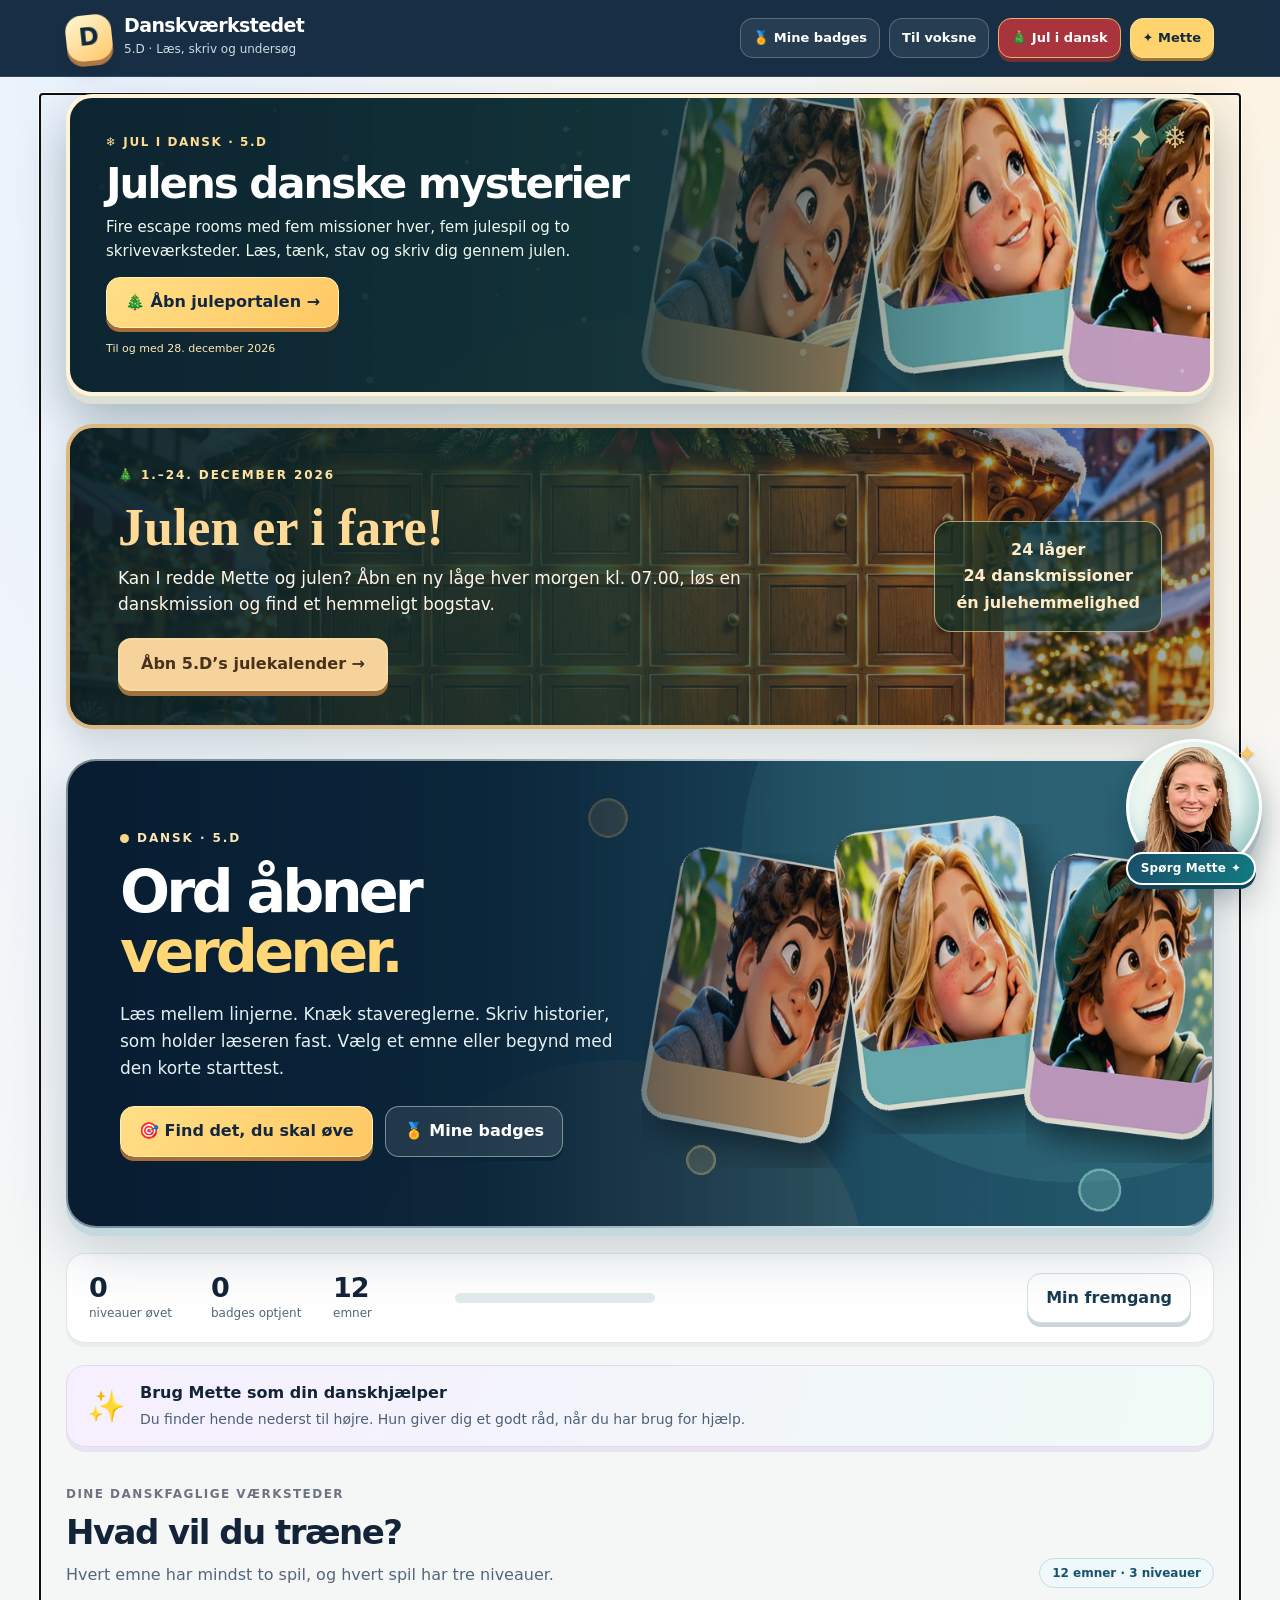
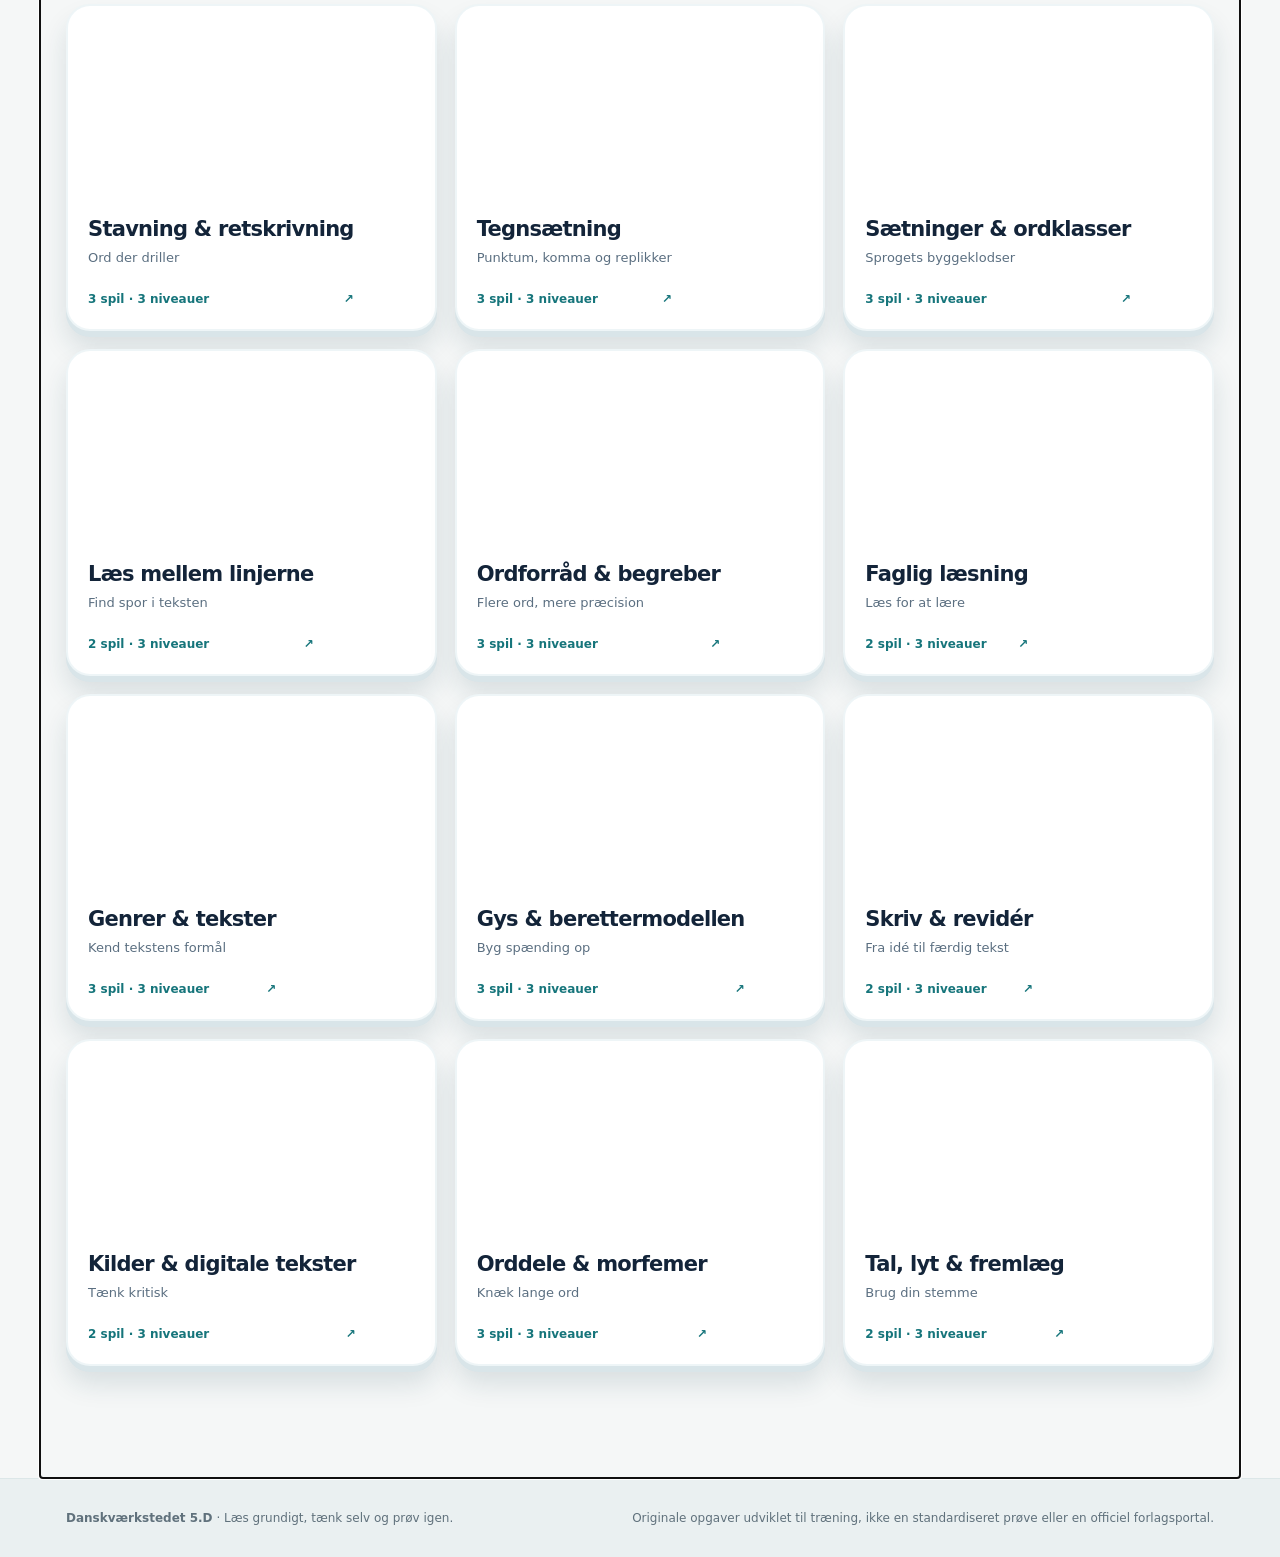
<file: index.html>
<!doctype html>
<html lang="da">
<head>
<meta charset="utf-8">
<meta name="viewport" content="width=device-width,initial-scale=1">
<meta name="theme-color" content="#10283e">
<meta name="description" content="Danskværkstedet til 5.D: Træn læsning, stavning, tegnsætning, grammatik, genrer, skrivning og mundtlig dansk på tre niveauer med Mette som danskhjælper og badges.">
<title>Danskværkstedet · 5.D</title>
<link rel="stylesheet" href="style.css">
<script defer src="data.js"></script>
<script defer src="jul/season.js"></script>
<script defer src="app.js"></script>
</head>
<body>
<a class="skip" href="#main">Gå til indholdet</a>
<header class="site-header"><div class="wrap header-inner">
<button type="button" id="home" class="brand" aria-label="Til forsiden"><span class="brand-mark" aria-hidden="true">D</span><span><strong>Danskværkstedet</strong><small>5.D · Læs, skriv og undersøg</small></span></button>
<div class="nav-actions">
<button class="nav-btn optional" id="nav-progress" type="button">🏅 Mine badges</button>
<button class="nav-btn optional" id="nav-adults" type="button">Til voksne</button>
<a class="nav-btn nav-jul" id="nav-jul" href="jul/" hidden>🎄 Jul i dansk</a>
<button class="nav-btn primary" id="nav-mette" type="button">✦ Mette</button>
</div></div></header>
<main class="main wrap" id="main" tabindex="-1"></main>
<button class="mette-float" id="mette-float" type="button" aria-label="Spørg Mette om et råd" title="Mette · din danskhjælper">
<picture class="mette-avatar-picture"><source media="(prefers-reduced-motion: reduce)" srcset="assets/mette-portraet.webp" type="image/webp"><img class="mette-float-photo" src="assets/mette-original-animeret.gif" alt="Mettes originale portræt med en rolig, animeret bevægelse" width="132" height="132" decoding="async"></picture>
<span class="mette-float-label">Spørg Mette <span aria-hidden="true">✦</span></span>
</button>
<footer class="footer"><div class="wrap footer-grid"><span><b>Danskværkstedet 5.D</b> · Læs grundigt, tænk selv og prøv igen.</span>
<span>Originale opgaver udviklet til træning, ikke en standardiseret prøve eller en officiel forlagsportal.</span></div></footer>
<dialog id="mette-dialog" aria-labelledby="mette-title"><div class="dialog-top"><strong id="mette-title">Mette · din danskhjælper</strong><button type="button" id="close-mette" aria-label="Luk">✕</button></div><div class="dialog-body" id="mette-content"></div></dialog>
<dialog id="adult-dialog" aria-labelledby="adult-title"><div class="dialog-top"><strong id="adult-title">Til voksne</strong><button type="button" id="close-adult" aria-label="Luk">✕</button></div><div class="dialog-body">
<h3>Information til lærere og forældre</h3>
<p>Sådan bruges Danskværkstedet:</p>
<p>Eleven kan begynde med en kort, vejledende starttest eller vælge et emne. Hvert spil findes i tre niveauer. Efter opgaverne får eleven en faglig opsamling med styrker og næste øveskridt. En forkert besvarelse udløser først et fagligt hint, ikke facit.</p>
<p>Starttesten består af ét spørgsmål pr. område. Den kan kun pege på foreløbige øveområder og erstatter ikke lærerens læse- eller staveevaluering.</p>
<p>De mundtlige og skriftlige værksteder bruger elevens selvevaluering. Portalen kan ikke pålideligt vurdere kvaliteten af en fri mundtlig eller skriftlig præstation automatisk. Hvis mikrofonen bruges, optages lyd lokalt i browseren og kan afspilles, men gemmes ikke på en server.</p>
<p>Fremskridt og badges gemmes kun lokalt på enheden. Der er ingen elevlogin eller navnefelter, og besvarelser fra flere elever på samme Chromebook adskilles ikke. Brug »Nulstil fremskridt« på en delt enhed.</p>
<p>Faglig ramme: Dansk efter 6. klassetrin med kompetenceområderne læsning, fremstilling, fortolkning og kommunikation. Opgaveområderne er også valgt ud fra undervisningen i 5.D og Mettes ugeplan, bl.a. Stavevejen, Gys og gru, berettermodellen, genrer og ordforråd. Øvelserne er selvstændigt skrevet og gengiver ikke forlagenes materiale.</p>
<button type="button" id="reset" class="btn" style="background:#fff1eb;color:#953d35;border-color:#e9beb5">Nulstil fremskridt</button>
</div></dialog>
<div class="toast" role="status" id="toast" hidden></div>
</body>
</html>
</file>
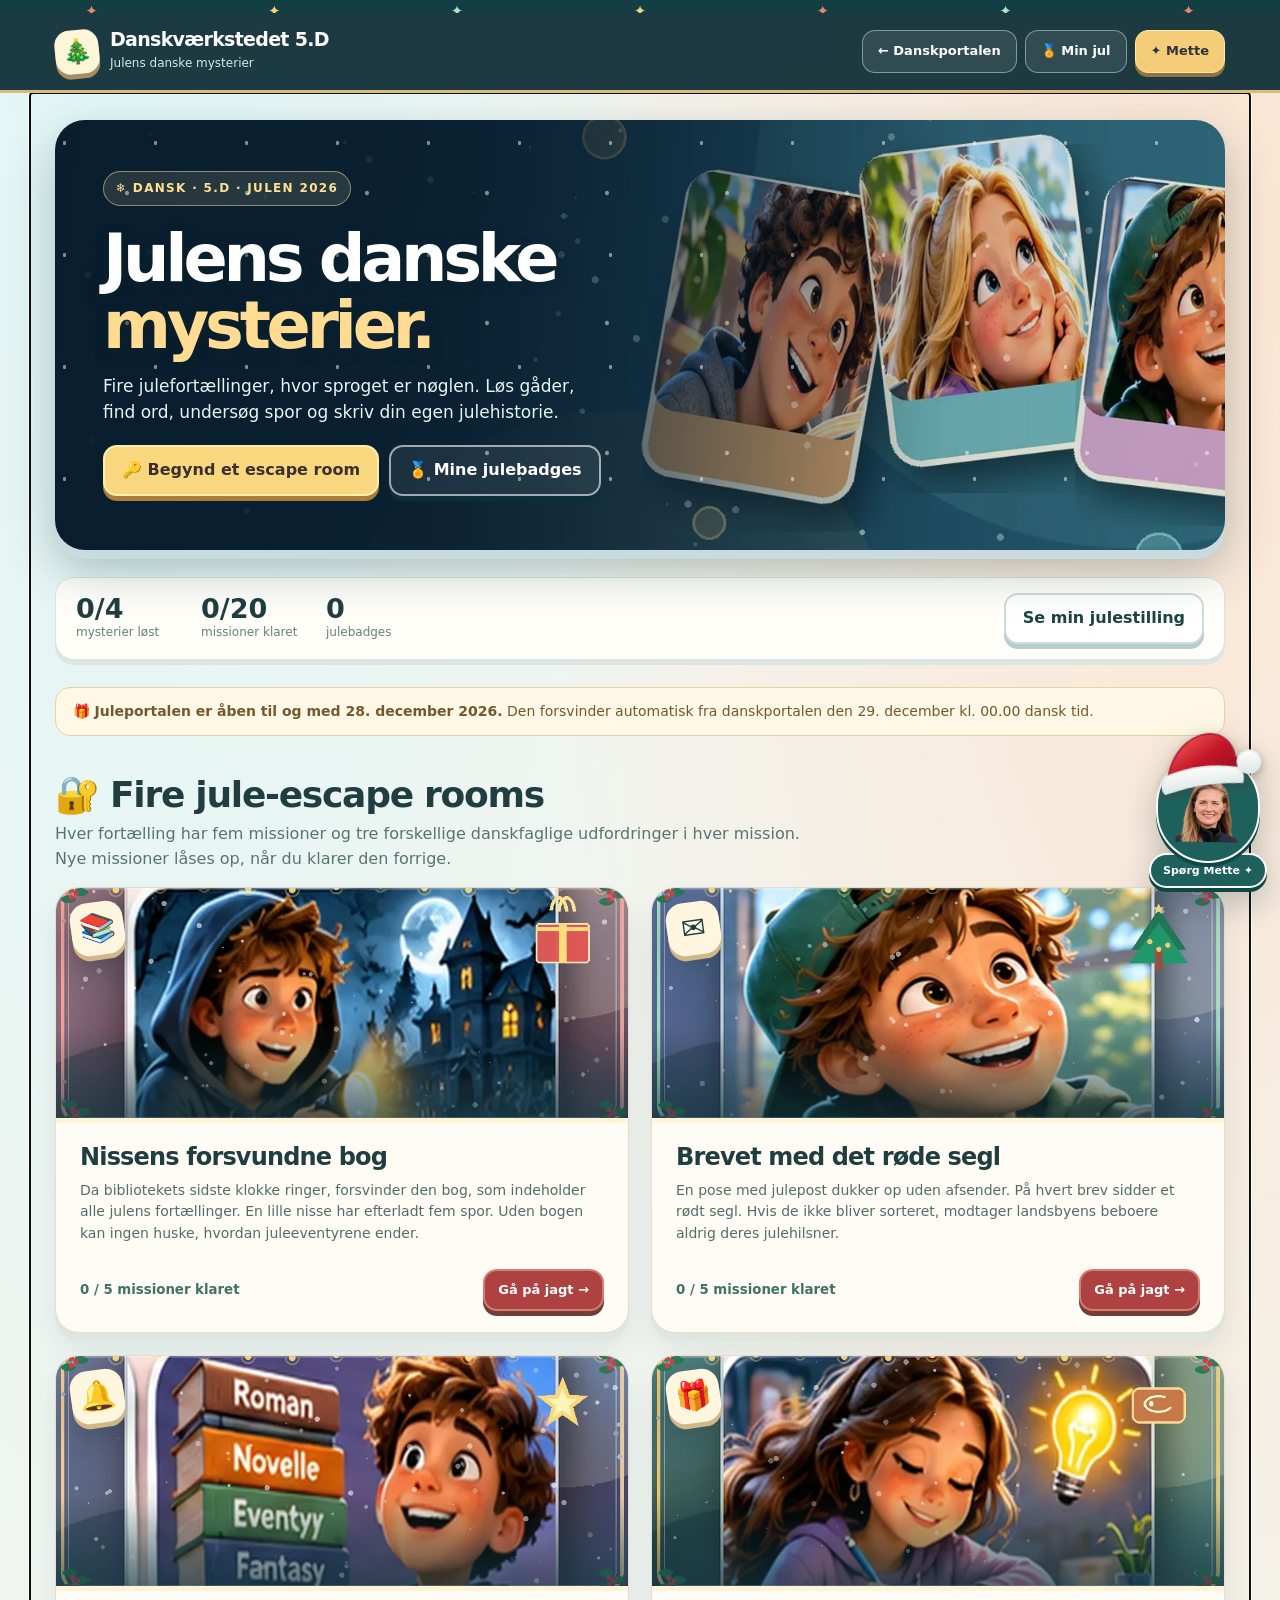
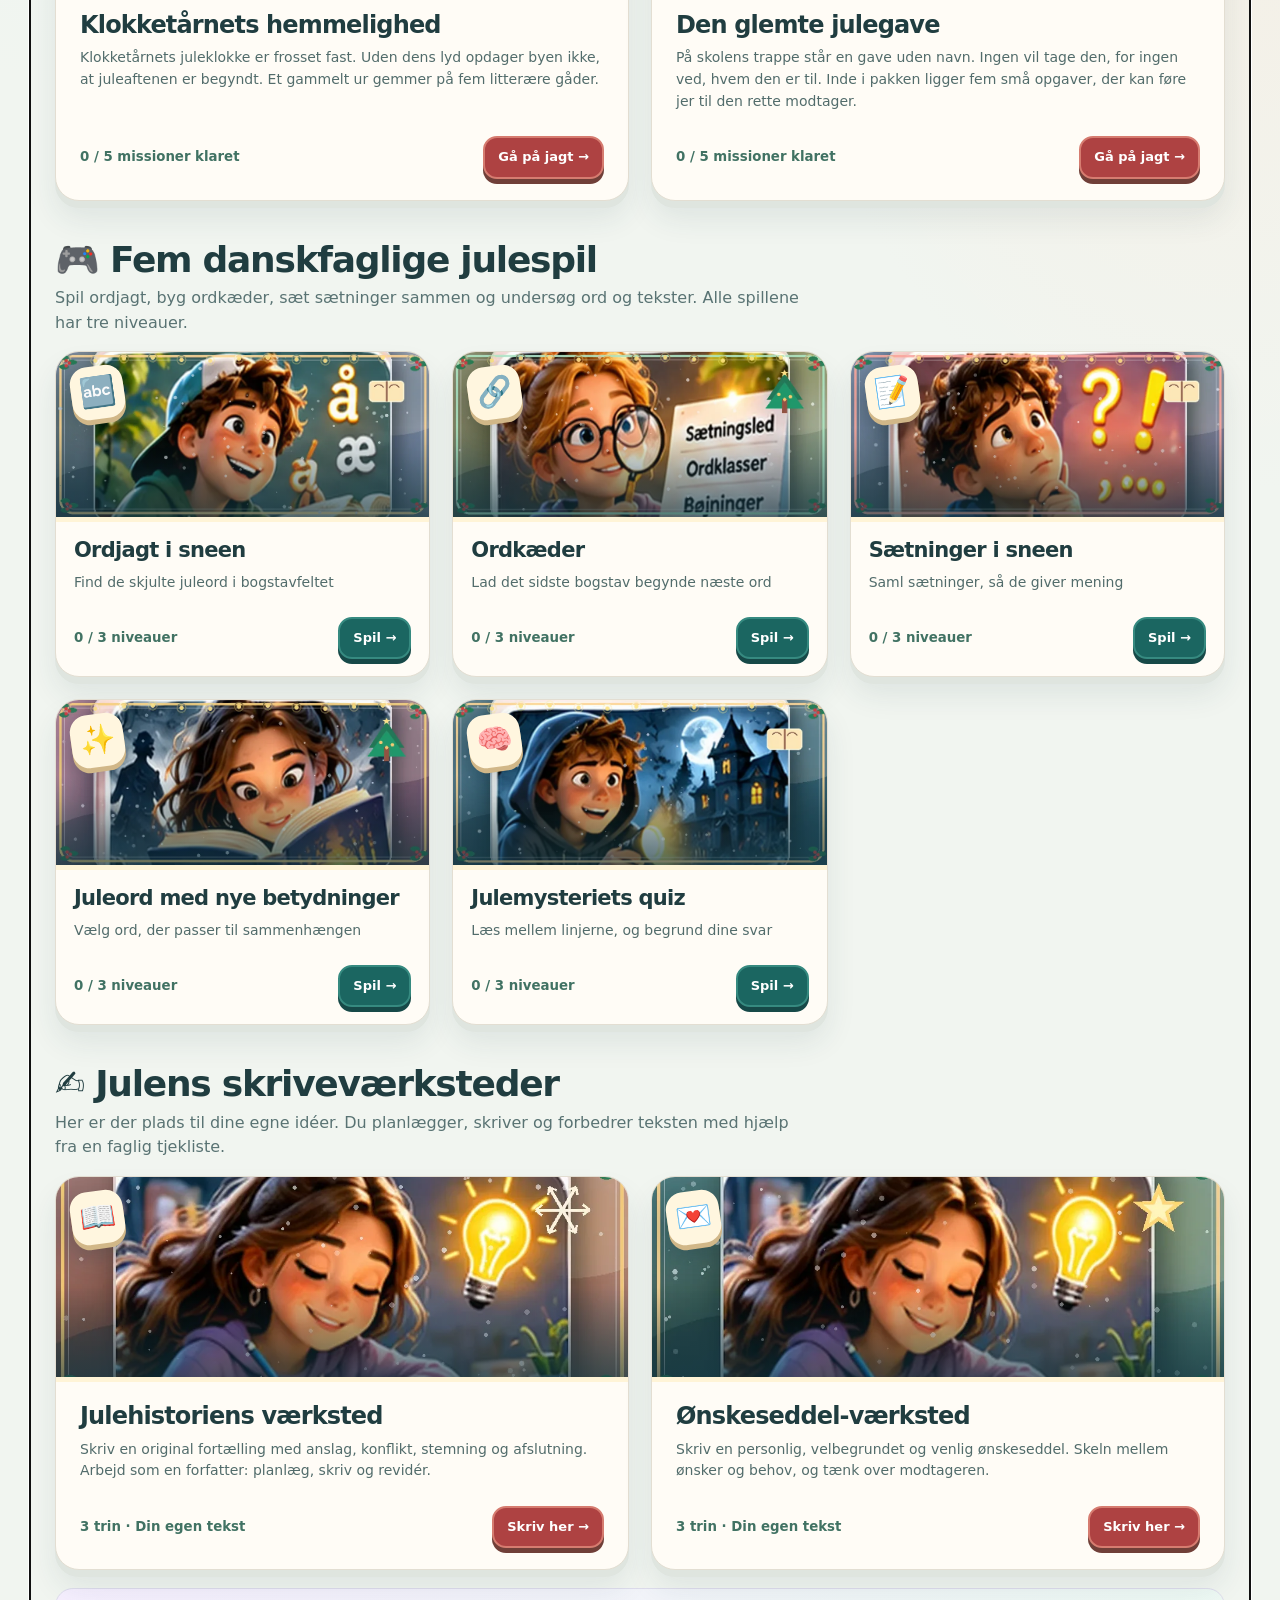
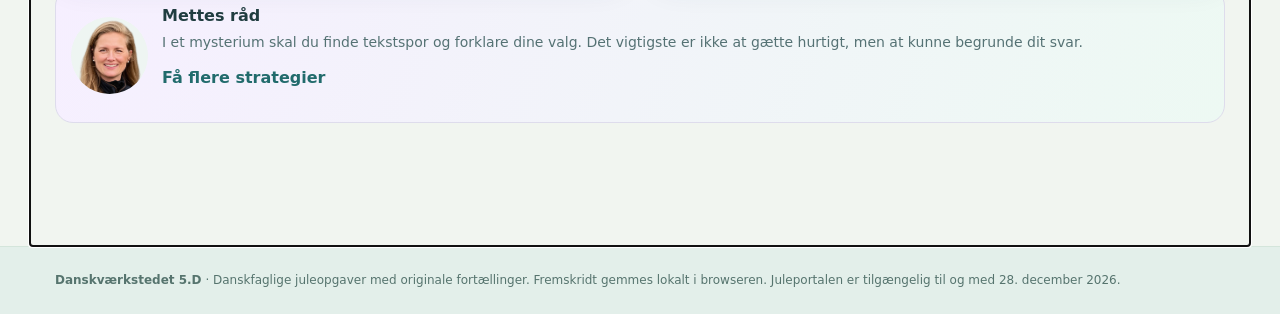
<file: jul/index.html>
<!doctype html>
<html lang="da">
<head>
<meta charset="utf-8">
<meta name="viewport" content="width=device-width,initial-scale=1">
<meta name="color-scheme" content="light">
<meta name="theme-color" content="#183c48">
<meta name="description" content="Julens danske mysterier i Danskværkstedet 5.D: fire jule-escape rooms med fem missioner, fem danskfaglige julespil og to skriveværksteder.">
<title>Julens danske mysterier · Danskværkstedet 5.D</title>
<link rel="stylesheet" href="jul.css">
<script defer src="season.js"></script>
<script defer src="jul-data.js"></script>
<script defer src="jul-app.js"></script>
</head>
<body>
<a class="skip" href="#j-main">Gå til juleuniverset</a>
<div class="light-chain" aria-hidden="true"><span>✦</span><span>✦</span><span>✦</span><span>✦</span><span>✦</span><span>✦</span><span>✦</span></div>
<header class="j-header"><div class="j-wrap nav-layout">
<a class="j-brand" href="../"><span class="logo">🎄</span><span><b>Danskværkstedet 5.D</b><small>Julens danske mysterier</small></span></a>
<nav class="j-nav" aria-label="Hovednavigation"><a href="../" class="j-nav-btn">← Danskportalen</a><button type="button" class="j-nav-btn" data-j="progress">🏅 Min jul</button><button type="button" class="j-nav-btn j-nav-mette" data-j="mette">✦ Mette</button></nav>
</div></header>
<main id="j-main" class="j-wrap j-main" tabindex="-1">
<section class="loading"><h1>Julens danske mysterier</h1><p>Juleuniverset indlæses.</p></section>
</main>
<footer class="j-footer"><div class="j-wrap"><b>Danskværkstedet 5.D</b> · Danskfaglige juleopgaver med originale fortællinger. Fremskridt gemmes lokalt i browseren. Juleportalen er tilgængelig til og med 28. december 2026.</div></footer>
<button class="j-mette-float" type="button" data-j="mette" aria-label="Spørg Mette om et fagligt råd"><span class="j-mette-portrait"><picture><source media="(prefers-reduced-motion: reduce)" srcset="../assets/mette-portraet.webp" type="image/webp"><img src="../assets/mette-original-animeret.gif" alt="" width="90" height="90" decoding="async"></picture><svg class="j-mette-hat" viewBox="0 0 124 78" role="presentation" aria-hidden="true"><defs><linearGradient id="jSantaRed" x1="0" x2="1" y1="0" y2="1"><stop stop-color="#fc6860"/><stop offset=".5" stop-color="#c31427"/><stop offset="1" stop-color="#821124"/></linearGradient><linearGradient id="jSantaSnow" x1="0" x2="0" y1="0" y2="1"><stop stop-color="#fffefa"/><stop offset="1" stop-color="#dbe7e8"/></linearGradient></defs><path d="M17 51 C28 15 56 2 76 8 C89 12 95 25 95 35 C97 39 104 42 110 40 C110 52 101 57 90 52 C72 47 45 52 17 58 Z" fill="url(#jSantaRed)" stroke="#ae2234" stroke-width="2"/><path d="M14 49 Q54 37 96 48 Q104 54 100 65 Q56 58 12 68 Q6 60 14 49Z" fill="url(#jSantaSnow)" stroke="#e1e9e9" stroke-width="2"/><circle cx="110" cy="43" r="13" fill="url(#jSantaSnow)" stroke="#e1e9e9" stroke-width="2"/></svg></span><span>Spørg Mette ✦</span></button>
<dialog id="j-mette-dialog" class="j-dialog" aria-labelledby="j-mette-title"><div class="j-dialog-top"><strong id="j-mette-title">Mette · din danskhjælper</strong><button type="button" data-j="mette-close" aria-label="Luk vindue">✕</button></div><div class="j-dialog-inner" id="j-mette-content"></div></dialog>
<div id="j-toast" role="status" class="j-toast" hidden></div>
</body>
</html>
</file>
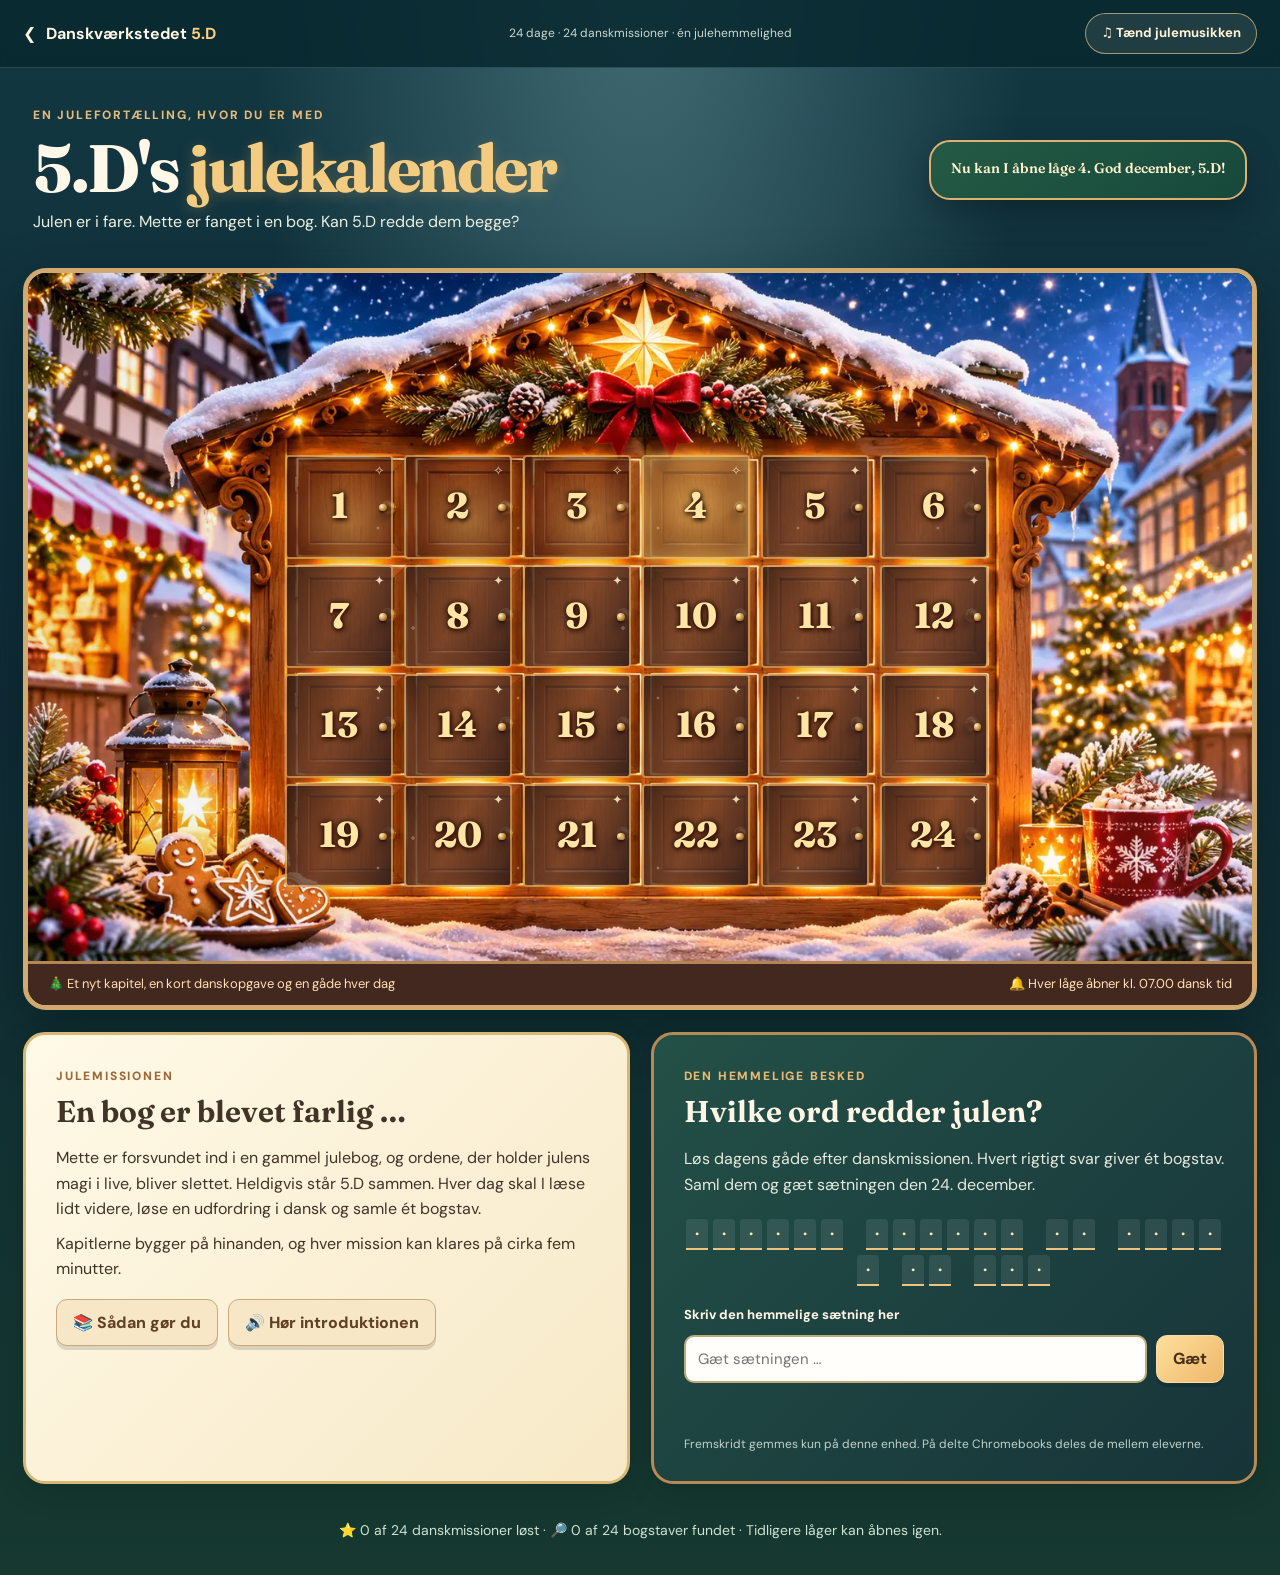
<file: julekalender/index.html>
<!doctype html>
<html lang="da">
<head>
<meta charset="utf-8">
<meta name="viewport" content="width=device-width, initial-scale=1">
<meta name="theme-color" content="#1a3638">
<meta name="description" content="5.D's julekalender: 24 små danske julemissioner, en fortsat fortælling om at redde Mette og julen, gåder og en hemmelig sætning.">
<title>Julen i fare! · 5.D's julekalender</title>
<link rel="stylesheet" href="calendar.css">
<script defer src="content.js"></script>
<script defer src="tasks-v2.js"></script>
<script defer src="calendar.js"></script>
</head>
<body>
<a class="skip-link" href="#calendar-main">Gå til julekalenderen</a>
<header class="sitebar"><div class="page-width sitebar-inner"><a class="sitebrand" href="../">❮ <span>Danskværkstedet <strong>5.D</strong></span></a><span class="sitebar-note">24 dage · 24 danskmissioner · én julehemmelighed</span><button type="button" id="music-switch" class="music-switch" aria-pressed="false">♫ Tænd julemusikken</button></div></header>
<main class="page-width" id="calendar-main">
 <section class="masthead" aria-labelledby="advent-title">
  <div><span class="eyebrow">En julefortælling, hvor DU er med</span><h1 id="advent-title">5.D's <em>julekalender</em></h1><p>Julen er i fare. Mette er fanget i en bog. Kan 5.D redde dem begge?</p></div>
  <div id="countdown" class="countdown" aria-live="off">
   <span id="countdown-caption">Første låge åbner 1. december kl. 07.00</span>
   <div class="countdown-values" aria-label="Nedtælling til første låge">
    <div><strong id="days">–</strong><small>dage</small></div><div><strong id="hours">–</strong><small>timer</small></div><div><strong id="minutes">–</strong><small>min.</small></div><div><strong id="seconds">–</strong><small>sek.</small></div>
   </div>
  </div>
 </section>
 <section aria-label="Julehus med 24 låger" class="advent-box">
  <div class="scene" id="calendar-scene"><div class="scene-shine" aria-hidden="true"></div><div class="door-grid" id="doors"></div><div class="snow-overlay" id="snow" aria-hidden="true"></div></div>
  <div class="under-scene"><span>🎄 Et nyt kapitel, en kort danskopgave og en gåde hver dag</span><span>🔔 Hver låge åbner kl. 07.00 dansk tid</span></div>
 </section>
 <div class="lower-grid">
  <section class="mission parchment"><span class="eyebrow">Julemissionen</span><h2>En bog er blevet farlig …</h2><p>Mette er forsvundet ind i en gammel julebog, og ordene, der holder julens magi i live, bliver slettet. Heldigvis står 5.D sammen. Hver dag skal I læse lidt videre, løse en udfordring i dansk og samle ét bogstav.</p><p>Kapitlerne bygger på hinanden, og hver mission kan klares på cirka fem minutter.</p><div class="mission-actions"><button class="button secondary" id="how-button" type="button">📚 Sådan gør du</button><button class="button secondary" id="read-aloud-button" type="button">🔊 Hør introduktionen</button></div></section>
  <section class="secret-panel" aria-labelledby="secret-title"><span class="eyebrow">Den hemmelige besked</span><h2 id="secret-title">Hvilke ord redder julen?</h2><p>Løs dagens gåde efter danskmissionen. Hvert rigtigt svar giver ét bogstav. Saml dem og gæt sætningen den 24. december.</p><div class="letters" id="letters" aria-label="De bogstaver, I har fundet"></div><form id="guess-form" autocomplete="off"><label for="guess">Skriv den hemmelige sætning her</label><div class="guess-row"><input id="guess" type="text" placeholder="Gæt sætningen …" maxlength="80" autocomplete="off" spellcheck="false"><button class="button gold" type="submit">Gæt</button></div></form><p class="guess-feedback" id="guess-feedback" role="status"></p><p class="hint-privacy">Fremskridt gemmes kun på denne enhed. På delte Chromebooks deles de mellem eleverne.</p></section>
 </div>
 <div class="progress-foot" id="progress-foot" role="status" aria-live="polite">❄️ Kalenderen gør sig klar til jul.</div>
</main>
<dialog id="door-dialog" class="door-dialog" aria-labelledby="dialog-title"><div class="dialog-header"><span class="dialog-date" id="dialog-date"></span><button type="button" id="close-dialog" class="dialog-close" aria-label="Luk lågen">✕</button></div><div class="dialog-scroll"><div class="illustration" id="illustration"><div class="illustration-sparkle"></div><span class="illustration-icon" id="illustration-icon" aria-hidden="true">🎄</span></div><span class="dialog-kicker" id="dialog-kicker"></span><h2 id="dialog-title"></h2><div id="dialog-content"></div></div></dialog>
<div id="toast" class="toast" role="status" hidden></div>
</body></html>
</file>
<file: style.css>
:root{--ink:#132439;--muted:#53667b;--paper:#fffef9;--cream:#f3f6f5;--line:#dfe6e7;--navy:#10283e;--mint:#d8f1e8;--teal:#087d78;--yellow:#ffda78;--coral:#f6a68e;--purple:#9680c9;--shadow:0 22px 60px rgba(20,47,60,.12);font-synthesis:none}
*{box-sizing:border-box}html{scroll-behavior:auto;overflow-anchor:none}body{margin:0;background:radial-gradient(ellipse at 10% 4%,#e8f1fd 0,transparent 27%),radial-gradient(ellipse at 90% 1%,#fff1db 0,transparent 22%),#f5f7f7;font-family:system-ui,-apple-system,"Segoe UI",sans-serif;color:var(--ink);line-height:1.55}button,input,textarea,select{font:inherit}button{cursor:pointer}button:disabled{cursor:not-allowed;opacity:.6}img{max-width:100%}a{color:#0a6b76}a:focus-visible,button:focus-visible,input:focus-visible,textarea:focus-visible{outline:3px solid #dc844d;outline-offset:3px}.sr{position:absolute;width:1px;height:1px;overflow:hidden;clip:rect(0,0,0,0)}.skip{position:absolute;left:-9999px;top:10px;z-index:100;background:white;padding:10px}.skip:focus{left:10px}.wrap{max-width:1200px;padding:0 26px;margin:auto}.site-header{position:sticky;top:0;z-index:40;background:rgba(16,40,62,.97);color:white;border-bottom:1px solid #ffffff1c;backdrop-filter:blur(18px)}.header-inner{display:flex;align-items:center;gap:20px;justify-content:space-between;min-height:76px}.brand{display:flex;align-items:center;gap:12px;background:none;border:0;color:white;padding:0;text-align:left}.brand-mark{width:46px;height:46px;border-radius:16px;background:linear-gradient(150deg,#fff8d3,#ffc768);color:#10293d;font-size:24px;font-weight:900;display:grid;place-items:center;box-shadow:0 5px 0 #ae7744,0 11px 18px #0002;transform:rotate(-6deg)}.brand strong{display:block;font-size:19px;letter-spacing:-.6px;line-height:1.1}.brand small{font-size:12px;color:#cbdce5}.nav-actions{display:flex;align-items:center;gap:9px;flex-wrap:wrap}.nav-btn{background:#ffffff12;border:1px solid #ffffff3b;color:white;border-radius:13px;padding:9px 12px;font-size:13px;font-weight:700}.nav-btn:hover{background:#ffffff2c}.nav-btn.primary{background:#ffd36e;color:#122b3a;border-color:#fbe0a4;box-shadow:0 3px 0 #a87427}.main{padding-bottom:70px}.hero{position:relative;display:grid;grid-template-columns:1.1fr .9fr;min-height:440px;border-radius:30px;overflow:hidden;margin:30px 0 25px;isolation:isolate;background:linear-gradient(121deg,#142c46 0%,#1a5570 75%,#29798a);box-shadow:0 9px 0 #cad9dd,0 28px 54px #19344f23;color:white}.hero:before{content:"";position:absolute;inset:0;z-index:-1;background:radial-gradient(circle at 86% 40%,#60c3c640 0,transparent 31%),radial-gradient(circle at 61% 94%,#f4cb7b33 0,transparent 37%)}.hero-copy{padding:55px 0 52px 55px;z-index:2}.eyebrow{display:inline-flex;align-items:center;gap:8px;font-size:12px;text-transform:uppercase;letter-spacing:.16em;font-weight:900;color:#fbe6b1}.eyebrow:before{content:"";width:9px;height:9px;background:#f4d884;border-radius:50%}.hero h1{font-size:clamp(42px,5vw,66px);line-height:1.01;letter-spacing:-.065em;max-width:600px;margin:17px 0}.hero h1 em{font-style:normal;color:#ffd777}.hero p{font-size:18px;color:#e3f0f4;max-width:530px;line-height:1.6;margin:0 0 24px}.hero-actions{display:flex;flex-wrap:wrap;gap:12px}.btn{display:inline-flex;align-items:center;justify-content:center;gap:9px;padding:12px 18px;border-radius:14px;border:1px solid #cee3e6;background:white;color:#173c4f;font-weight:800;box-shadow:0 4px 0 #cbd6d7;text-decoration:none;min-height:48px}.btn:hover{transform:translateY(-2px);box-shadow:0 6px 0 #cbd6d7}.btn.primary{background:linear-gradient(135deg,#ffdf88,#ffc863);color:#13283f;border-color:#fff1b6;box-shadow:0 4px 0 #a76d34}.btn.dark{background:#135b66;color:white;box-shadow:0 4px 0 #17434b;border-color:#1c7480}.btn.ghost{background:#ffffff18;border-color:#ffffff6b;color:white;box-shadow:0 4px 0 #072635}.btn:disabled{opacity:.52}.hero-sculpture{position:relative;min-height:430px;perspective:900px;overflow:hidden}.halo{position:absolute;width:385px;height:385px;border-radius:50%;top:30px;right:35px;background:radial-gradient(circle at 40% 35%,#fff4d5,#ffc982 50%,#ce824f 99%);box-shadow:inset -20px -25px 40px #814e3255,0 30px 100px #071c32aa}.book3d{position:absolute;right:118px;top:103px;width:210px;height:257px;background:linear-gradient(100deg,#2b5187 0%,#3f78b7 65%,#1b4875);border:9px solid #5fa4d5;border-left:22px solid #1a487b;border-radius:12px 20px 20px 12px;transform:rotate(-19deg) rotateY(-18deg);box-shadow:19px 19px 0 #e9dbc2,25px 25px 0 #1e405d,38px 54px 42px #0b2d3c7d;display:grid;place-items:center}.book3d:before{content:"D";font-family:Georgia,serif;font-size:132px;color:#ffe1a5;text-shadow:0 6px 0 #d29c4d}.book3d:after{content:"DANSK · 5.D";position:absolute;top:29px;font-size:10px;color:#c9e4ee;letter-spacing:.3em;font-weight:800}.orbit{position:absolute;background:linear-gradient(130deg,#fff9c7,#ffcf67);border-radius:19px;display:grid;place-items:center;box-shadow:0 9px 0 #d88f4e,0 22px 30px #031c2a88;transform:rotate(-13deg)}.orbit.one{top:52px;right:78px;width:78px;height:73px;font-size:42px}.orbit.two{bottom:63px;left:26px;width:82px;height:77px;font-size:44px;background:linear-gradient(135deg,#d6e8ff,#84b4e8);box-shadow:0 9px 0 #376c96,0 22px 28px #031c2a88;transform:rotate(15deg)}.orbit.three{top:98px;left:52px;width:62px;height:58px;font-size:33px;background:linear-gradient(145deg,#ffe4e3,#eb9ea2);box-shadow:0 8px 0 #9d5568,0 15px 24px #031c2a88;transform:rotate(17deg)}.section-head{display:flex;justify-content:space-between;align-items:flex-end;gap:20px;margin:34px 0 16px}.section-head h2{font-size:clamp(25px,3vw,34px);letter-spacing:-.045em;margin:0}.section-head p{margin:5px 0 0;color:var(--muted);max-width:680px}.pill{display:inline-flex;align-items:center;border:1px solid #c9dce3;background:#eff8fa;border-radius:99px;padding:5px 12px;color:#18516a;font-size:12px;font-weight:800}.grid{display:grid;grid-template-columns:repeat(3,minmax(0,1fr));gap:18px}.subject{--accent:#6ca8b1;--dark:#1b536a;position:relative;display:flex;flex-direction:column;text-align:left;border:1px solid #e2e8e9;background:#fff;border-radius:24px;padding:0;overflow:hidden;box-shadow:0 6px 0 #e0e7e7,0 20px 24px #233e4e0b;transition:transform .2s,box-shadow .2s;color:var(--ink)}.subject:hover{transform:translateY(-4px);box-shadow:0 10px 0 #dbe3e5,0 22px 36px #1b435025}.subject-art{height:160px;position:relative;overflow:hidden;background:radial-gradient(circle at 78% 18%,#fff9df8c 0,transparent 30%),linear-gradient(128deg,var(--dark),var(--accent));display:grid;place-items:center}.subject-art:before{content:"";width:190px;height:190px;border-radius:50%;background:#ffffff22;position:absolute;right:-30px;bottom:-95px;border:25px solid #ffffff0f}.subject-art:after{content:"";width:220px;height:70px;position:absolute;left:-50px;top:2px;background:#fff3;transform:rotate(-19deg);filter:blur(18px)}.object3d{position:relative;z-index:2;width:112px;height:104px;border-radius:27px;background:linear-gradient(135deg,#fffdf7,#dfecee);border:4px solid #fff;box-shadow:0 12px 0 #9caeb499,0 22px 28px #0a253b77;transform:rotate(-9deg);display:grid;place-items:center;font-size:59px;text-shadow:0 4px 4px #7772}.subject:hover .object3d{transform:rotate(0deg) translateY(-5px)}.subject-body{padding:20px 22px 21px;display:flex;flex-direction:column;gap:6px;flex:1}.subject-title{font-size:20px;font-weight:900;letter-spacing:-.035em;line-height:1.2}.subject-desc{font-size:14px;color:#5b6f81}.subject-foot{margin-top:auto;padding-top:18px;display:flex;justify-content:space-between;gap:8px;align-items:center;color:#16757b;font-size:12px;font-weight:800}.subject[data-done="true"] .subject-foot:after{content:"✓ Øvet";color:#197651}.progress-strip{background:white;border:1px solid #e0e8e9;border-radius:19px;padding:19px 22px;display:flex;align-items:center;gap:22px;flex-wrap:wrap;box-shadow:0 4px 0 #e8eeee}.stat{display:grid;gap:3px;min-width:100px}.stat strong{font-size:27px;letter-spacing:-.04em;line-height:1}.stat small{color:var(--muted);font-size:12px}.bar{height:10px;width:200px;max-width:100%;border-radius:99px;background:#e1ebec;overflow:hidden}.bar span{display:block;height:100%;background:linear-gradient(90deg,#098478,#67bca4);border-radius:99px;transition:width .3s}.panel{background:#fff;border:1px solid #dfebed;border-radius:25px;box-shadow:var(--shadow);padding:28px;margin:26px 0}.crumb{background:none;border:0;color:#386a79;font-weight:800;padding:7px 0;margin:0 0 14px}.heading-row{display:flex;gap:18px;align-items:center;flex-wrap:wrap}.big-icon{width:77px;height:77px;border-radius:22px;display:grid;place-items:center;font-size:42px;background:#eaf6f6;box-shadow:0 5px 0 #c7dfe3}.panel h1{font-size:clamp(29px,4vw,44px);line-height:1.09;letter-spacing:-.05em;margin:4px 0}.panel h2{letter-spacing:-.035em}.lead{font-size:17px;color:#405f75}.info-box{display:grid;gap:7px;background:#eef8f5;border:1px solid #c8e6db;border-radius:17px;padding:17px 20px;color:#244f53;margin:16px 0}.info-box b{font-size:14px}.info-box p{margin:0;font-size:14px}.game-picker{display:grid;grid-template-columns:repeat(3,minmax(0,1fr));gap:14px;margin:25px 0}.game-tile{border:1px solid #d4e6e8;background:#f7fbfc;border-radius:17px;padding:18px;text-align:left;min-height:132px;box-shadow:0 5px 0 #dce6e8}.game-tile:hover{background:#e9f7f8;transform:translateY(-2px)}.game-tile strong{display:block;font-size:18px;margin-top:4px}.game-tile span{display:block;font-size:12px;color:#526f7d}.game-emoji{font-size:27px!important}.level-select{display:flex;gap:10px;flex-wrap:wrap;margin:16px 0}.level-btn{border:1px solid #b7d0d7;background:#f0f7fa;color:#214e68;border-radius:12px;padding:10px 17px;font-weight:800}.level-btn[aria-pressed="true"]{background:#123f60;color:white;border-color:#123f60;box-shadow:0 4px 0 #88aabb}.exercise{margin:14px 0 0}.exercise-head{display:flex;align-items:center;flex-wrap:wrap;justify-content:space-between;gap:12px;margin:10px 0 16px}.exercise-head h2{font-size:21px;margin:4px 0}.question{font-size:20px;font-weight:800;white-space:pre-wrap;line-height:1.48;margin:15px 0}.choices{display:grid;grid-template-columns:1fr;gap:11px}.choice{display:flex;align-items:center;gap:13px;min-height:55px;padding:13px 15px;text-align:left;border:2px solid #d9e7e9;border-radius:14px;background:#f8fbfc;color:#18374a;font-weight:650}.choice:hover{border-color:#75aeb3;background:#edfafa}.choice-key{display:grid;place-items:center;width:31px;height:31px;flex:none;background:#e2eeef;border-radius:9px;font-size:13px;font-weight:900}.choice.incorrect{border-color:#cf7774;background:#fff2f0}.choice.correct{border-color:#68b59a;background:#ebf9f1}.feedback{margin:14px 0;border-radius:15px;padding:15px 17px;background:#edf5f9;border:1px solid #c6dae8}.feedback[hidden]{display:none}.feedback.warn{background:#fff8e5;border-color:#eace87}.feedback.ok{background:#e9f8ee;border-color:#b1ddc7}.feedback p{margin:5px 0 0}.meter{display:flex;align-items:center;gap:12px}.track{flex:1;height:9px;border-radius:99px;background:#e3ebeb;overflow:hidden}.track>span{display:block;height:100%;border-radius:99px;background:#16a294;transition:width .2s}.result-card{padding:27px;border-radius:24px;background:linear-gradient(130deg,#f2fbf6,#f8f7ff);border:1px solid #cddedc}.result-card h2{font-size:28px;margin:10px 0}.result-num{font-size:51px;font-weight:900;color:#126b6b;line-height:1}.recommend{border:1px solid #dce8e8;border-radius:15px;padding:15px 16px;margin:11px 0;background:white;display:flex;gap:15px;align-items:center;justify-content:space-between;flex-wrap:wrap}.recommend p{font-size:14px;margin:4px 0;color:#5d6d78}.badge-grid{display:flex;gap:9px;flex-wrap:wrap;margin-top:13px}.badge-item{display:flex;align-items:center;gap:8px;border:1px solid #d9e5e7;background:#fbfeff;border-radius:14px;padding:10px 13px;font-size:12px;font-weight:800;color:#496372}.badge-item.earned{background:#fff5d8;border-color:#ebc96a;color:#704e1d}.badge-item .medal{font-size:24px}.task-label{display:block;font-weight:800;margin-bottom:8px}.editor{display:block;min-height:160px;width:100%;resize:vertical;border:2px solid #d2e2e3;border-radius:16px;padding:16px;line-height:1.6;background:#fcfefe}.checklist{display:grid;gap:9px;margin:14px 0}.checkline{display:flex;gap:9px;align-items:flex-start;padding:9px 11px;border-radius:12px;background:#f6f8f9}.checkline input{width:19px;height:19px;margin-top:4px;accent-color:#14887e}.speech-controls{display:flex;flex-wrap:wrap;gap:9px;margin:16px 0}.recording-status{font-size:14px;color:#345b66}.helper-card{display:grid;grid-template-columns:90px 1fr;gap:15px;align-items:center;padding:15px;border-radius:19px;background:linear-gradient(117deg,#f2e9ff,#f3fbfa);border:1px solid #dfd8ed;margin:20px 0}.helper-photo{width:84px;height:84px;object-fit:cover;object-position:50% 20%;border-radius:50%;background:#e2ddec;border:4px solid #fff;box-shadow:0 6px 0 #cdbddc}.helper-card p{margin:5px 0;font-size:14px;color:#476178}.helper-card strong{font-size:17px}.helper-card button{border:0;background:transparent;text-decoration:underline;color:#245b7d;font-weight:800;padding:3px 0}.helper-mini{display:flex;align-items:center;gap:13px}.mini-bubble{border-radius:16px;background:#f5ecff;border:1px solid #dac8f0;padding:12px 16px;font-size:14px;color:#553f6e}.tiny-header{font-size:12px;color:#6b7480;font-weight:800;text-transform:uppercase;letter-spacing:.12em}.match-grid{display:grid;grid-template-columns:1fr 1fr;gap:16px}.match-col{display:grid;gap:10px;align-content:start}.match-col button{border:2px solid #d8e6e9;border-radius:14px;padding:15px;text-align:left;background:#fbfeff;min-height:62px}.match-col button.selected{border-color:#176f7b;background:#e5f5f4}.match-col button.matched{border-color:#69b49d;background:#ecf9f0;color:#38725b}.memory-grid{display:grid;grid-template-columns:repeat(3,minmax(0,1fr));gap:12px}.memory-card{min-height:110px;padding:13px;border:2px solid #d6e5e9;border-radius:16px;background:linear-gradient(145deg,#315f86,#183a59);color:white;font-weight:900;box-shadow:0 5px 0 #b8c7d2}.memory-card.open,.memory-card.done{background:#fff7e4;color:#1a4056;border-color:#e5c784}.memory-card.done{background:#ecf9ef;border-color:#73b9a0}.word-row{display:flex;gap:6px;justify-content:center;margin:7px 0}.letter{width:46px;height:48px;border-radius:9px;border:2px solid #d4e1e4;display:grid;place-items:center;font-weight:900;text-transform:uppercase;font-size:23px;background:white}.letter.hit{background:#3c9b75;color:white;border-color:#3c9b75}.letter.near{background:#c9a64a;color:#122c35;border-color:#c9a64a}.letter.miss{background:#627785;color:white;border-color:#627785}.word-input{width:100%;max-width:330px;padding:12px 14px;border-radius:12px;border:2px solid #aecfd3;letter-spacing:.15em;text-transform:lowercase;font-weight:800}.arcade{padding:20px;border:2px solid #274b5b;background:linear-gradient(160deg,#102b42,#214e58);border-radius:22px;color:#fff;min-height:250px}.arcade .question{color:#fff;font-size:18px}.arcade-options{display:grid;grid-template-columns:repeat(3,1fr);gap:12px;margin-top:25px}.arcade-door{position:relative;padding:18px 10px 12px;background:linear-gradient(130deg,#f1eff6,#adbad3);border:3px solid #fff;border-bottom:9px solid #637f98;border-radius:16px;color:#102b42;font-weight:800;min-height:125px;box-shadow:0 10px 0 #061827}.arcade-door:hover{transform:translateY(-4px)}.arcade-door:before{content:"★";font-size:25px;display:block;color:#db9154}.maze-grid{display:grid;grid-template-columns:repeat(5,52px);grid-template-rows:repeat(5,52px);gap:4px;justify-content:center;margin:15px auto}.maze-cell{border-radius:9px;display:grid;place-items:center;background:#345b6d;border:2px solid #78a5a5;position:relative;font-size:18px}.maze-cell.wall{background:#0a1e39;border-color:#112f4a}.maze-cell.player{box-shadow:inset 0 0 0 2px #ffd472}.maze-token{width:38px;height:38px;border-radius:50%;background:#ffdc78;display:grid;place-items:center;font-size:25px;box-shadow:0 4px 0 #b68039}.maze-cell.option{background:#c4f1ee;color:#103e41;font-size:13px;font-weight:950}.maze-cell.option small{font-size:9px;display:block}.maze-controls{display:grid;grid-template-columns:repeat(3,53px);gap:5px;justify-content:center;margin:auto}.maze-controls button{border-radius:10px;border:1px solid #8ba9ba;background:#e9f0f7;color:#0f3a52;padding:8px}.maze-controls button:nth-child(1){grid-column:2}.maze-controls button:nth-child(2){grid-column:1;grid-row:2}.maze-controls button:nth-child(3){grid-column:2;grid-row:2}.maze-controls button:nth-child(4){grid-column:3;grid-row:2}.maze-legend{display:flex;gap:6px;flex-wrap:wrap;justify-content:center}.maze-legend button{background:#f1f6fb;border:1px solid #bbd7e1;border-radius:11px;padding:7px 10px;color:#1c4051;font-size:12px;font-weight:800}.footer{border-top:1px solid #dce7e8;padding:30px 0;background:#eaf0f1;font-size:12px;color:#60717c}.footer-grid{display:flex;justify-content:space-between;flex-wrap:wrap;gap:12px}dialog{border:0;border-radius:24px;box-shadow:0 32px 90px #001a2d77;width:min(630px,calc(100% - 22px));max-height:86vh;padding:0;overflow:auto;background:#fff}dialog::backdrop{background:#112b3eb3;backdrop-filter:blur(3px)}.dialog-top{position:sticky;top:0;z-index:3;display:flex;justify-content:space-between;gap:10px;align-items:center;padding:17px 22px;background:#173c58;color:white}.dialog-top strong{font-size:18px}.dialog-top button{border:1px solid #ffffff50;border-radius:10px;background:#ffffff17;color:white;padding:5px 10px}.dialog-body{padding:22px 25px}.dialog-body p{line-height:1.65}.dialog-body h3{margin-bottom:4px}.dialog-body .helper-photo{float:left;margin-right:15px}.toast{position:fixed;z-index:75;right:20px;bottom:18px;max-width:400px;padding:13px 17px;border-radius:16px;background:#14374f;color:white;box-shadow:0 12px 40px #0014;font-size:14px}.toast[hidden]{display:none}.subtle{color:#627585;font-size:13px}.separator{height:1px;background:#e5ecee;margin:22px 0}.linkish{border:0;background:none;color:#11727c;text-decoration:underline;font-weight:750}.diagnostic-chip{font-size:12px;border-radius:8px;padding:4px 10px;background:#fce6b4;color:#64481d;font-weight:800}.exercise-layout{display:grid;grid-template-columns:minmax(0,1fr) 265px;gap:26px;align-items:start}.side-note{background:#f7f5ff;border:1px solid #e7ddfa;padding:17px;border-radius:18px}.side-note h3{margin:0 0 6px;font-size:17px}.side-note p{font-size:14px;color:#526073}.side-note .helper-photo{width:74px;height:74px}.test-banner{background:#fff9e7;border:1px solid #f3dfac;border-radius:18px;padding:18px 22px;margin-bottom:18px}.test-banner h3{margin:0 0 5px}.test-banner p{margin:0;font-size:14px;color:#695d48}
@media(max-width:920px){.hero{grid-template-columns:1fr .8fr}.hero-copy{padding:38px 0 42px 32px}.hero-sculpture{transform:scale(.86);transform-origin:center}.grid{grid-template-columns:repeat(2,minmax(0,1fr))}.exercise-layout{grid-template-columns:1fr}.side-note{display:none}}
@media(max-width:650px){.wrap{padding:0 15px}.header-inner{min-height:66px;gap:8px}.brand strong{font-size:15px}.brand small{font-size:10px}.brand-mark{width:40px;height:40px}.nav-actions{gap:5px}.nav-btn{font-size:11px;padding:8px}.nav-btn.optional{display:none}.hero{display:block;min-height:0;margin-top:16px;border-radius:23px}.hero-copy{padding:30px 25px 20px}.hero h1{font-size:42px}.hero p{font-size:16px}.hero-sculpture{height:220px;min-height:220px;transform:scale(.65);transform-origin:top center;margin-bottom:-70px}.halo{top:-65px}.book3d{top:0}.orbit.one{top:0}.orbit.two{bottom:70px}.orbit.three{top:10px}.grid{grid-template-columns:1fr;gap:13px}.subject{flex-direction:row;min-height:150px}.subject-art{width:38%;min-width:120px;height:auto;min-height:150px}.object3d{width:79px;height:74px;border-radius:18px;font-size:42px}.subject-body{padding:15px}.subject-title{font-size:18px}.subject-desc{font-size:13px}.section-head{align-items:start}.panel{padding:18px 17px;border-radius:18px}.game-picker{grid-template-columns:1fr}.game-tile{min-height:95px}.match-grid{grid-template-columns:1fr}.memory-grid{grid-template-columns:repeat(2,1fr)}.arcade-options{grid-template-columns:1fr}.arcade-door{min-height:82px}.letter{width:37px;height:41px;font-size:20px}.footer-grid{display:block}.question{font-size:18px}.helper-card{grid-template-columns:67px 1fr}.helper-photo{width:64px;height:64px}.maze-grid{grid-template-columns:repeat(5,45px);grid-template-rows:repeat(5,45px)}}
@media(prefers-reduced-motion:reduce){*{scroll-behavior:auto!important;transition:none!important;animation:none!important}}

.helper-photo{object-fit:contain;object-position:center;background:linear-gradient(145deg,#efe6ff,#d4f1eb)}


/* 2026-11: Dansk5D – 3D-redesign med særskilte illustrationer pr. emne og spil. */
.hero{
  display:block; min-height:465px;
  background:
    linear-gradient(90deg,rgba(8,28,49,.96) 0%,rgba(9,34,54,.88) 36%,rgba(10,41,57,.15) 70%),
    url("assets/hero-5d.webp") center center / cover no-repeat;
  box-shadow:0 8px 0 #c4d9df,0 23px 56px rgba(10,44,65,.2);
  border:2px solid rgba(233,248,250,.5);
}
.hero:before{display:none}
.hero-copy{width:min(55%,620px);min-height:465px;padding:42px 35px 42px 52px;display:flex;flex-direction:column;align-items:flex-start;justify-content:center}
.hero-copy h1{font-size:clamp(40px,4.6vw,64px);margin:14px 0 18px;line-height:1.03}
.hero-copy p{font-size:17px;max-width:505px}
.hero-sculpture{display:none!important}
.subject{border:2px solid rgba(237,244,247,.9);box-shadow:0 6px 0 #d9e5e9,0 18px 27px rgba(21,58,77,.13)}
.subject-art{
 height:193px;display:block;position:relative;overflow:hidden;
 background-image:linear-gradient(0deg,rgba(8,28,43,.25),transparent 55%),var(--topic-art);
 background-size:cover;background-position:center;background-repeat:no-repeat;
}
.subject-art:before,.subject-art:after{display:none}
.object3d{
 width:49px;height:49px;position:absolute;left:17px;bottom:14px;z-index:2;
 display:grid;place-items:center;border-radius:16px;font-size:27px;
 border:2px solid rgba(255,255,255,.93);
 background:linear-gradient(150deg,rgba(255,250,230,.98),rgba(220,238,247,.98));
 box-shadow:0 5px 0 rgba(8,39,59,.45),0 12px 23px rgba(4,29,42,.3);
 transform:rotate(-9deg);
 text-shadow:none;
}
.subject:hover .object3d{transform:rotate(1deg) translateY(-3px)}
.subject-body{padding:18px 20px 20px}
.subject-title{font-size:21px}
.subject-desc{font-size:13px}
.subject-foot{padding-top:16px}
.topic-feature{
 position:relative;height:270px;border-radius:21px;overflow:hidden;margin-bottom:23px;
 background-image:linear-gradient(0deg,rgba(4,23,42,.69),transparent 60%),var(--topic-art);
 background-size:cover;background-position:center 42%;background-repeat:no-repeat;
 border:2px solid #e4f0f0;box-shadow:0 7px 0 #dfe8ec;
}
.topic-feature span{
 position:absolute;bottom:17px;left:22px;right:22px;color:white;
 font-size:21px;font-weight:900;letter-spacing:-.025em;
 text-shadow:0 3px 14px rgba(2,13,25,.8);
}
.game-picker{grid-template-columns:repeat(3,minmax(0,1fr));gap:17px}
.game-tile{
 display:flex;flex-direction:column;align-items:stretch;min-height:253px;
 border:2px solid #dfecee;overflow:hidden;text-align:left;
 padding:0;background:white;border-radius:20px;
 box-shadow:0 6px 0 #dae7e9,0 17px 30px rgba(20,63,78,.12);
}
.game-tile:hover{transform:translateY(-3px);background:white;box-shadow:0 9px 0 #d5e5e9,0 23px 36px #153e521f}
.game-illustration{
 position:relative;display:block;min-height:164px;width:100%;
 background-image:var(--game-art);
 background-position:center;background-size:cover;
}
.game-illustration:after{
 content:"";position:absolute;inset:0;
 background:linear-gradient(0deg,rgba(9,30,44,.33),transparent 50%);
}
.game-icon{
 position:absolute;bottom:11px;left:12px;z-index:2;display:grid;place-items:center;
 width:41px;height:41px;font-size:23px;border-radius:12px;
 background:rgba(255,250,230,.95);border:2px solid white;
 box-shadow:0 4px 0 rgba(6,32,51,.25);
}
.game-copy{display:flex;flex-direction:column;gap:5px;padding:15px 17px 17px;flex:1}
.game-copy strong{margin:0;font-size:19px;line-height:1.2}
.game-copy small{display:block;font-size:13px;line-height:1.4;color:#536b7c}
.mode-hero{
 height:270px;margin:-6px -6px 24px;border-radius:20px;
 background-image:linear-gradient(90deg,rgba(17,42,61,.10),rgba(17,42,61,.06)),var(--game-art);
 background-position:center;background-size:cover;
 box-shadow:0 7px 0 #dce9ed;border:2px solid #edf3f6;
}
.playing-banner{
 height:126px;margin:-6px -6px 20px;border-radius:17px;
 background-image:linear-gradient(90deg,rgba(13,37,56,.08),rgba(13,37,56,.10)),var(--game-art);
 background-position:center 36%;background-size:cover;border:2px solid #e7eff0;
}
.intro-guidance{
 display:flex;align-items:center;gap:14px;background:linear-gradient(105deg,#f6efff,#f0fbf6);
 border:1px solid #e2d9f4;border-radius:19px;margin:22px 0;padding:15px 20px;
 box-shadow:0 5px 0 #e8e4f0;
}
.intro-guidance>span{font-size:31px}
.intro-guidance strong{font-size:16px}
.intro-guidance p{margin:3px 0 0;font-size:14px;color:#4d6076}
.mette-float{
 position:fixed;right:16px;bottom:15px;z-index:56;
 display:flex;flex-direction:column;align-items:center;justify-content:end;
 width:146px;min-height:152px;border:0;background:transparent;color:#142f48;
 padding:0;cursor:pointer;filter:drop-shadow(0 10px 16px rgba(9,37,54,.24));
 transition:transform .18s ease,filter .18s ease;
}
.mette-float:hover{transform:translateY(-5px) scale(1.025);filter:drop-shadow(0 14px 19px rgba(9,37,54,.29))}
.mette-float img{display:block;width:132px;height:132px;object-fit:contain;object-position:center}
.mette-float-label{
 display:flex;align-items:center;gap:5px;justify-content:center;white-space:nowrap;
 position:relative;margin-top:-10px;padding:8px 13px;
 border-radius:99px;border:2px solid white;
 background:linear-gradient(120deg,#184d68,#137b82);color:#fff;
 box-shadow:0 4px 0 #104459;
 font-size:12px;line-height:1.1;font-weight:850;letter-spacing:.01em;
}
.mette-float:focus-visible{outline:3px solid #d17b32;outline-offset:6px;border-radius:12px}
.main{padding-bottom:112px}
.helper-photo{border-radius:50%;background:linear-gradient(145deg,#f2e8ff,#d8eee8);object-fit:contain}
@media(min-width:1000px){.subject:hover .subject-art{background-size:cover}}
@media(max-width:920px){
 .hero-copy{width:61%;padding-left:34px}
 .game-picker{grid-template-columns:repeat(2,minmax(0,1fr))}
 .topic-feature{height:245px}
}
@media(max-width:650px){
 .hero{
   min-height:555px;
   background-image:linear-gradient(180deg,rgba(7,28,47,.98) 0%,rgba(9,32,53,.91) 42%,rgba(9,36,51,.10) 83%),url("assets/hero-5d.webp");
   background-position:center,66% 50%;background-size:cover;display:block;
 }
 .hero-copy{
   width:100%;min-height:0;display:block;
   padding:28px 22px 220px;
 }
 .hero-copy h1{font-size:42px}
 .hero-copy p{font-size:15px;max-width:450px;margin-bottom:15px}
 .hero-actions{gap:9px}.hero-actions .btn{font-size:13px;padding:10px 13px}
 .subject-art{width:42%;min-width:140px;height:auto;min-height:160px;flex-shrink:0}
 .object3d{width:38px;height:38px;font-size:21px;left:9px;bottom:9px;border-radius:11px}
 .subject-body{padding:13px 14px}
 .subject-title{font-size:17px}
 .subject-desc{font-size:12px}
 .subject-foot{font-size:11px;padding-top:11px}
 .game-picker{grid-template-columns:1fr;gap:13px}
 .game-tile{display:grid;grid-template-columns:42% 1fr;min-height:126px}
 .game-illustration{min-height:132px;height:100%}
 .game-copy{padding:16px 14px}
 .game-copy strong{font-size:17px}
 .game-copy small{font-size:12px}
 .topic-feature{height:188px;margin-bottom:18px}
 .topic-feature span{font-size:17px}
 .mode-hero{height:168px}
 .playing-banner{height:96px}
 .mette-float{width:103px;min-height:116px;right:7px;bottom:12px}
 .mette-float img{width:98px;height:98px}
 .mette-float-label{font-size:10px;padding:7px 9px;margin-top:-8px}
 .intro-guidance{margin:16px 0;padding:12px 15px}
 .intro-guidance p{font-size:12px}
 .main{padding-bottom:120px}
}
@media(prefers-reduced-motion:reduce){.mette-float{transition:none}}

/* Mobil finpudsning: ensartet progression og fuld bredde til emneoverskrifter. */
@media(max-width:650px){
  .section-head{display:flex;flex-direction:column;align-items:flex-start;gap:9px}
  .section-head .pill{align-self:flex-start}
  .section-head h2{font-size:28px;line-height:1.16}
  .progress-strip{display:grid;grid-template-columns:repeat(3,minmax(0,1fr));gap:12px 8px;padding:17px 15px}
  .progress-strip .stat{min-width:0}
  .progress-strip .stat strong{font-size:24px}
  .progress-strip .stat small{font-size:11px}
  .progress-strip .bar{grid-column:1/-1;width:100%}
  .progress-strip .btn{grid-column:1/-1;margin-left:0!important;justify-self:stretch}
}

/* Mette – originalt portrætfoto fra Læseblik, ikke genereret avatar. */
.mette-float .mette-float-photo{
 width:132px;height:132px;display:block;
 object-fit:contain;object-position:center bottom;
 padding:0;background:radial-gradient(circle at 48% 35%,#ffffff 0%,#eaf4f7 76%,#dbeef0 100%);
 border:2px solid rgba(255,255,255,.96);border-radius:22px;
 box-shadow:0 8px 22px rgba(11,40,60,.23);
}
.helper-photo{
 object-fit:cover;object-position:center 16%;
 background:linear-gradient(145deg,#f2f8f9,#e6eef4);
}
@media(max-width:650px){
 .mette-float .mette-float-photo{width:98px;height:98px;border-radius:17px}
}

/* Mette: GIF dannet af hendes uændrede originale portrætfoto.
   Kun let bevægelse – ikke et AI-genereret ansigt, hår eller nye ansigtsudtryk.
   Originalfotoet vises i hjælpedialogen og ved reduceret bevægelse. */
.mette-float{isolation:isolate;overflow:visible}
.mette-float::before{
 content:"";position:absolute;z-index:-1;left:8px;top:9px;
 width:130px;height:130px;border-radius:50%;
 background:radial-gradient(circle at 42% 37%,#fffbea 0%,#e4f3ef 50%,#91c7c2 90%);
 border:3px solid rgba(255,255,255,.95);
 box-shadow:inset -8px -8px 16px rgba(37,107,118,.12),0 9px 0 rgba(46,110,132,.14),0 18px 23px rgba(5,50,69,.16);
}
.mette-avatar-picture{
 position:relative;z-index:1;display:block;width:132px;height:132px;
 transform-origin:50% 90%;animation:mette-avatar-hover 5.6s ease-in-out infinite;
}
.mette-float .mette-avatar-picture .mette-float-photo{
 display:block;width:132px;height:132px;
 padding:0;border:0;border-radius:0;
 box-shadow:none;background:transparent;
 object-fit:contain;object-position:center bottom;
 filter:saturate(1.04) contrast(1.025) drop-shadow(0 7px 4px rgba(16,62,85,.21));
}
.mette-float::after{
 content:"✦";pointer-events:none;z-index:2;position:absolute;
 top:6px;right:7px;color:#f7c96b;font-size:24px;
 text-shadow:0 2px 2px #754d1c55;
 animation:mette-sparkle 5.6s ease-in-out infinite;
}
.mette-float:hover .mette-avatar-picture{animation-duration:2.8s}
.mette-float-label{z-index:3}
@keyframes mette-avatar-hover{
 0%,100%{transform:translateY(0) rotate(-1deg)}
 42%{transform:translateY(-4px) rotate(1deg)}
 66%{transform:translateY(-2px) rotate(0)}
}
@keyframes mette-sparkle{
 0%,32%,75%,100%{opacity:.45;transform:scale(.75) rotate(-9deg)}
 50%{opacity:1;transform:scale(1.12) rotate(13deg)}
}
@media(max-width:650px){
 .mette-float::before{width:98px;height:98px;left:3px;top:7px}
 .mette-avatar-picture{width:98px;height:98px}
 .mette-float .mette-avatar-picture .mette-float-photo{width:98px;height:98px}
 .mette-float::after{font-size:19px;top:3px;right:4px}
}
@media(prefers-reduced-motion:reduce){
 .mette-avatar-picture,.mette-float::after{animation:none!important}
 .mette-float .mette-avatar-picture .mette-float-photo{filter:drop-shadow(0 4px 4px rgba(16,62,85,.14))}
}


/* 5.D's julekalender – introduktion på Danskværkstedets forside */
.advent-5d-entry{position:relative;isolation:isolate;overflow:hidden;display:flex;align-items:end;justify-content:space-between;gap:20px;min-height:280px;margin:28px 0 20px;padding:34px clamp(22px,4vw,48px);border:4px solid #dcb87e;border-radius:27px;background:#1e3b3a url('julekalender/assets/julehus.webp') center 37%/cover no-repeat;box-shadow:0 14px 30px #153c3a2b;color:#fff8e8}
.advent-5d-entry:before{content:"";position:absolute;inset:0;z-index:-1;background:linear-gradient(90deg,#071f25ee,#123330db 46%,#09252a63 84%);pointer-events:none}
.advent-5d-cover{max-width:700px}
.advent-5d-kicker{font-size:12px;font-weight:900;letter-spacing:.16em;color:#ffe4a1}
.advent-5d-entry h2{font:700 clamp(33px,5vw,52px)/1.1 Georgia,serif;color:#ffda96;margin:12px 0 9px}
.advent-5d-entry p{font-size:17px;line-height:1.55;max-width:630px;margin:0 0 20px;color:#fff5e8}
.advent-5d-go{display:inline-block;padding:12px 21px;border:2px solid #f7dba6;border-radius:13px;background:#f5d39a;color:#49311e;text-decoration:none;font-weight:900;box-shadow:0 5px 0 #a2713d}
.advent-5d-go:hover{transform:translateY(-2px);background:#fff0c9}
.advent-5d-stamp{flex:none;align-self:center;padding:15px 21px;border:1px solid #ffecad9c;border-radius:17px;background:#12342aaf;color:#ffedca;line-height:1.65;font-weight:800;text-align:center}
@media(max-width:720px){.advent-5d-entry{display:block;min-height:0;padding:26px 23px;background-position:66% center}.advent-5d-entry:before{background:linear-gradient(90deg,#071f25e8,#102e2ccc)}.advent-5d-stamp{display:none}.advent-5d-entry p{font-size:15px}}

/* Sæsonmodul: Jul i dansk er adskilt fra de almindelige danskøvelser. */
[hidden]{display:none!important}
.nav-jul{background:#a9343d!important;color:#fff!important;border-color:#e4b26e!important;text-decoration:none;box-shadow:0 4px 0 #742e34}
.jul-5d-entry{min-height:290px;position:relative;overflow:hidden;border:4px solid #fff4d7;border-radius:26px;margin:17px 0 28px;background-image:linear-gradient(90deg,rgba(13,36,49,.97),rgba(17,47,51,.88) 45%,rgba(17,47,51,.12) 84%),url("jul/assets/jule-hero.webp");background-position:center;background-size:cover;box-shadow:0 8px 0 #dbdfd4,0 25px 48px #132f3550;color:#fff}
.jul-5d-entry:after{content:"❄   ✦   ❄";position:absolute;top:17px;right:22px;color:#ffe6aa;font-size:30px;opacity:.8}
.jul-5d-entry-copy{position:relative;z-index:2;max-width:620px;padding:35px 36px}
.jul-5d-entry-copy>span{display:block;color:#ffdc91;font-weight:900;letter-spacing:.13em;font-size:12px}
.jul-5d-entry h2{color:#fff;font-size:clamp(29px,3.3vw,42px);line-height:1.04;letter-spacing:-.05em;margin:10px 0}
.jul-5d-entry p{font-size:15px;line-height:1.6;color:#edf9ef;margin:0 0 14px}
.jul-5d-entry small{display:block;font-size:11px;color:#ffeab3;margin-top:12px}
@media(max-width:650px){.jul-5d-entry{min-height:420px;background-image:linear-gradient(180deg,rgba(13,36,49,.95) 0%,rgba(17,47,51,.92) 42%,rgba(17,47,51,.07) 95%),url("jul/assets/jule-hero.webp");background-position:center,66% center}.jul-5d-entry-copy{padding:25px 22px 220px}.jul-5d-entry h2{font-size:32px}.jul-5d-entry p{font-size:13px}.nav-jul{font-size:11px!important;padding:7px 9px!important}}
</file>
<file: jul/jul.css>
/* Julens danske mysterier – 5.D. Vinterligt 3D-univers med cozy doodle-detaljer. */
:root{--ink:#203d40;--night:#14323f;--pine:#21594b;--red:#ac3836;--gold:#efd28d;--paper:#fffaf0;--cream:#fff6e6;--ice:#eaf4f5;--outline:#dbd4c5;--shadow:0 12px 0 #d9e3df,0 27px 48px #173a3740;font-family:"Trebuchet MS",system-ui,-apple-system,Segoe UI,sans-serif}
*,*:before,*:after{box-sizing:border-box}html{scroll-behavior:smooth}body{margin:0;color:var(--ink);background:radial-gradient(ellipse at 9% 1%,#e0f6f7,transparent 34%),radial-gradient(ellipse at 96% 7%,#fce5d2,transparent 40%),#f1f5f0;line-height:1.55}button,input,textarea{font:inherit}button{cursor:pointer}button:disabled{opacity:.55;cursor:not-allowed}a{color:#145c58}button:focus-visible,a:focus-visible,input:focus-visible,textarea:focus-visible{outline:3px solid #d87b27;outline-offset:3px}.skip{position:absolute;left:-1000px;top:10px;padding:12px;background:#fff;z-index:300}.skip:focus{left:10px}img{max-width:100%}.j-wrap{max-width:1220px;margin:auto;padding:0 25px}.light-chain{height:13px;background:#133e43;display:flex;justify-content:space-around;overflow:hidden;color:#f6d275;font-size:15px}.light-chain span:nth-child(odd){color:#e5886c}.light-chain span:nth-child(3n){color:#a7e4c2}.j-header{position:sticky;top:0;z-index:45;background:rgba(22,52,60,.97);color:#fff;border-bottom:3px solid #d7bc7c;backdrop-filter:blur(16px)}.nav-layout{display:flex;justify-content:space-between;align-items:center;gap:14px;min-height:77px}.j-brand{display:flex;align-items:center;gap:11px;color:white;text-decoration:none}.j-brand .logo{width:44px;height:44px;display:grid;place-items:center;font-size:24px;border-radius:15px;background:#fff6d7;box-shadow:0 5px 0 #a78d64;transform:rotate(-6deg)}.j-brand b{display:block;font-size:19px;letter-spacing:-.7px;line-height:1.1}.j-brand small{color:#d7e9e7;font-size:12px}.j-nav{display:flex;gap:8px;align-items:center}.j-nav-btn{padding:10px 15px;border:1px solid #ffffff6c;background:#ffffff16;border-radius:13px;color:white;font-size:13px;font-weight:800;text-decoration:none;min-height:42px}.j-nav-btn:hover{background:#ffffff33}.j-nav-mette{background:#f5cd79;color:#2d333b;border-color:#ffe9ad;box-shadow:0 4px 0 #91733f}.j-main{padding-top:27px;padding-bottom:105px;min-height:72vh}.j-hero{position:relative;min-height:430px;border-radius:30px;overflow:hidden;background:linear-gradient(95deg,rgba(8,28,44,.94),rgba(8,28,44,.82) 35%,rgba(8,28,44,.12) 76%),url("assets/jule-hero.webp") 62% center/cover no-repeat;box-shadow:0 9px 0 #cadae1,0 20px 48px #244c5155;color:white;display:flex;align-items:center;isolation:isolate}.j-hero:before{content:"";position:absolute;inset:0;pointer-events:none;background-image:radial-gradient(#fff9dd 1.5px,transparent 2.5px),radial-gradient(#fffafa 1.4px,transparent 2px);background-size:120px 130px,91px 112px;background-position:12px 8px,55px 79px;opacity:.5}.j-hero-copy{z-index:1;position:relative;max-width:660px;padding:42px 48px 45px}.j-kicker{display:inline-flex;align-items:center;gap:7px;border-radius:100px;border:1px solid #f5d99284;background:#f8e6ab20;padding:7px 12px;font-weight:850;font-size:12px;letter-spacing:.11em;text-transform:uppercase;color:#ffdf91}.j-hero h1{font-size:clamp(39px,5.1vw,70px);letter-spacing:-.065em;line-height:1.02;margin:19px 0 15px;text-shadow:0 4px 12px #0f232caa}.j-hero h1 em{font-style:normal;color:#ffdc91}.j-hero p{font-size:17px;color:#e6f4f3;max-width:490px;margin:0 0 19px}.j-actions{display:flex;gap:10px;align-items:center;flex-wrap:wrap}.j-btn{border:2px solid #cfdddb;background:white;color:#1b4442;border-radius:14px;padding:11px 17px;min-height:45px;display:inline-flex;gap:8px;align-items:center;justify-content:center;text-decoration:none;font-weight:900;box-shadow:0 5px 0 #b5cecc;text-align:center}.j-btn:hover{transform:translateY(-2px);box-shadow:0 7px 0 #b5cecc}.j-btn.primary{background:#f8d77f;color:#3b3030;border-color:#ffedaf;box-shadow:0 5px 0 #ab7d3b}.j-btn.red{background:#ae4242;color:#fff;border-color:#d67c70;box-shadow:0 5px 0 #703f38}.j-btn.dark{background:#1b6661;color:white;border-color:#368a80;box-shadow:0 5px 0 #164948}.j-btn.ghost{color:white;border-color:#ffffff95;background:#ffffff13;box-shadow:0 5px 0 #0b2f3a}.j-btn:disabled{transform:none;box-shadow:none}.j-stat-row{display:flex;gap:20px;align-items:center;flex-wrap:wrap;background:#fffef9;border:1px solid #d7e4df;padding:15px 20px;border-radius:19px;margin:27px 0;box-shadow:0 5px 0 #dce5e2}.j-stat{display:flex;flex-direction:column;min-width:105px}.j-stat strong{font-size:27px;line-height:1.05}.j-stat small{font-size:12px;color:#668080}.j-stat-row>.j-btn{margin-left:auto}.j-section{margin:39px 0 16px}.j-section h2{font-size:clamp(27px,3vw,36px);line-height:1.12;letter-spacing:-.035em;margin:0 0 6px}.j-section p{color:#597373;margin:0;max-width:760px}.j-grid{display:grid;grid-template-columns:repeat(2,minmax(0,1fr));gap:22px}.j-card{background:#fffcf6;border:1px solid #e3ded2;border-radius:24px;overflow:hidden;box-shadow:0 7px 0 #dfe5df,0 18px 30px #25485017;display:flex;flex-direction:column}.j-card-art{height:235px;position:relative;background-image:var(--art);background-size:cover;background-position:center;border-bottom:5px solid #fff4d7}.j-card-art:after{content:"";position:absolute;inset:auto 0 0;height:90px;background:linear-gradient(0deg,#14394296,transparent)}.j-card-icon{position:absolute;z-index:1;left:15px;top:14px;display:grid;place-items:center;width:53px;height:53px;border-radius:17px;background:#fff6df;box-shadow:0 5px 0 #d1b788,0 12px 24px #172e374b;font-size:29px;transform:rotate(-8deg)}.j-card-body{padding:21px 24px;display:flex;flex-direction:column;gap:9px;flex:1}.j-card-body h3{margin:0;font-size:24px;letter-spacing:-.035em;line-height:1.1}.j-card-body p{margin:0;color:#526c6b;font-size:14px}.j-card-foot{display:flex;justify-content:space-between;align-items:center;gap:12px;margin-top:auto;padding-top:15px}.j-card-foot small{font-weight:850;color:#417263}.j-card-foot .j-btn{font-size:13px;min-height:42px;padding:9px 13px}.j-grid-games{grid-template-columns:repeat(3,minmax(0,1fr))}.j-grid-games .j-card-art{height:170px}.j-grid-games .j-card-body h3{font-size:21px}.j-grid-games .j-card-body{padding:17px 18px}.j-workshops .j-card-art{height:205px}.j-panel{background:#fffefa;border:1px solid #e1e3d8;box-shadow:var(--shadow);border-radius:26px;padding:29px 35px;margin:20px 0}.j-back{border:0;background:transparent;color:#216b6c;text-decoration:none;padding:9px 0;font-weight:900;margin:0 0 8px}.j-title{font-size:clamp(32px,4.2vw,47px);letter-spacing:-.05em;line-height:1.05;margin:6px 0 12px}.j-lead{font-size:17px;color:#4f6c6d;max-width:900px}.j-feature{position:relative;height:265px;border-radius:22px;background-image:linear-gradient(0deg,#122b2d8e,transparent 60%),var(--art);background-position:center;background-size:cover;margin:0 0 24px;box-shadow:0 7px 0 #dce7df;border:3px solid #fffaf0;overflow:hidden}.j-feature .j-feature-label{position:absolute;bottom:15px;left:17px;color:white;font-weight:900;font-size:18px;text-shadow:0 2px 6px #0a2e3b;font-family:Georgia,serif}.j-story{background:#fff6e6;border:1px solid #ead2aa;border-radius:18px;padding:21px 25px;margin:23px 0;position:relative}.j-story:before{content:"❄";position:absolute;right:13px;top:8px;color:#c59b7e;opacity:.45;font-size:26px}.j-story strong{font-size:13px;text-transform:uppercase;letter-spacing:.08em;color:#9e5640}.j-story p{font-family:Georgia,serif;font-size:18px;line-height:1.75;color:#4a4b46;margin:8px 0 0}.j-goal{padding:16px 21px;background:#eff8f3;border:1px solid #c7e4d7;border-radius:17px;margin:15px 0}.j-goal b{color:#175b4c}.j-goal p{margin:3px 0 0;color:#3d6c61;font-size:14px}.j-levels{display:grid;grid-template-columns:repeat(5,minmax(0,1fr));gap:11px;margin:26px 0}.j-level{position:relative;padding:15px 8px 12px;text-align:center;border-radius:16px;border:2px solid #d4dfd9;background:#f8fcf8;color:#345a54;font-weight:850;box-shadow:0 5px 0 #e1e8e1}.j-level[disabled]{background:#e8ede8;color:#7c908c}.j-level.current{border-color:#bf723d;background:#fff0d4;box-shadow:0 5px 0 #dcb987;color:#79522f}.j-level.done{background:#e2f5e5;border-color:#6db28a;color:#276343}.j-level strong{display:block;font-size:24px;line-height:1.2}.j-level small{font-size:11px;display:block}.j-progress-track{height:13px;background:#e4ece8;border-radius:20px;overflow:hidden;margin:17px 0}.j-progress-track span{height:100%;display:block;background:linear-gradient(90deg,#d28d46,#efc968);border-radius:20px;transition:width .25s}.j-task-num{font-size:12px;text-transform:uppercase;letter-spacing:.15em;font-weight:900;color:#987044}.j-question{font-size:20px;font-weight:850;margin:10px 0 17px;line-height:1.48}.j-choices{display:grid;gap:10px}.j-choice{border:2px solid #d8e5e0;border-radius:14px;background:#fafffc;color:#173c42;padding:14px 16px;font-weight:750;display:flex;gap:13px;align-items:center;text-align:left;min-height:57px}.j-choice:hover{border-color:#6bb2a0;background:#f0faf3}.j-choice.bad{background:#fff1ea;border-color:#dc9690}.j-key{display:grid;place-items:center;flex:none;width:30px;height:30px;border-radius:9px;background:#e5efeb;color:#254c50;font-size:13px}.j-feedback{background:#eef6fa;border:1px solid #bed8df;padding:15px 18px;border-radius:15px;margin-top:16px}.j-feedback strong{display:block}.j-feedback p{margin:5px 0}.j-feedback.warning{background:#fff7e6;border-color:#efd49c}.j-feedback.success{background:#e9f8ed;border-color:#a9d8bd}.j-feedback[hidden]{display:none}.j-input{display:block;width:min(100%,520px);padding:13px 15px;border-radius:13px;border:2px solid #c5dcd5;background:white;color:#193e41;font-weight:700}.j-small{font-size:13px;color:#688080}.j-sort-options{display:flex;gap:9px;flex-wrap:wrap;margin:13px 0}.j-sort-item{border:2px solid #d8e3df;background:#f5faf6;padding:10px 14px;border-radius:12px;font-weight:750;color:#254c47}.j-sort-item[disabled]{opacity:.3}.j-assembled{display:flex;flex-wrap:wrap;gap:7px;min-height:72px;padding:12px;border:2px dashed #c8d6ca;border-radius:15px;background:#fffef9;align-items:center;margin-bottom:12px}.j-assembled span{border-radius:9px;padding:8px 11px;background:#fce5bd;font-weight:750}.j-foot-actions{margin-top:22px;display:flex;flex-wrap:wrap;gap:12px}.j-badge{display:inline-flex;align-items:center;gap:9px;background:#fff3d4;border:1px solid #dbb874;border-radius:13px;padding:10px 14px;font-weight:850;color:#72552a}.j-room-end{text-align:center;background:radial-gradient(circle at 50% 25%,#fff5cf,#eff8ee);border:1px solid #c9e2d5;border-radius:23px;padding:38px 28px}.j-room-end .j-medal{font-size:70px}.j-letters{display:flex;gap:8px;justify-content:center;margin:15px 0}.j-letters span{width:40px;height:47px;border-radius:11px;border:2px solid #e7c980;background:#fff5d5;display:grid;place-items:center;font-size:22px;font-weight:900;color:#7d5431;box-shadow:0 4px 0 #d5bc87}.j-letters span.unknown{background:#e8eeed;border-color:#d6e0de;color:#8da5a2}.j-game-levels{display:flex;gap:8px;flex-wrap:wrap;margin:20px 0}.j-game-levels button{border:2px solid #bfd4cb;background:#eef7f1;border-radius:13px;padding:10px 15px;color:#2d604e;font-weight:850}.j-game-levels button[aria-pressed=true]{background:#245d4f;color:white;border-color:#245d4f}.j-word-grid{display:grid;gap:3px;justify-content:start;max-width:100%;overflow-x:auto;margin:22px 0}.j-cell{width:30px;height:31px;border:1px solid #b8d2cf;background:#f8fffb;border-radius:6px;display:grid;place-items:center;font-weight:850;font-size:15px;color:#244e4c}.j-cell:hover{background:#dcf4df}.j-cell.start{outline:3px solid #f5bd68;outline-offset:0}.j-cell.found{background:#ffe5a0;border-color:#dca552;color:#775229}.j-word-list{display:flex;flex-wrap:wrap;gap:9px;margin:12px 0}.j-word-list span{font-size:13px;border:1px solid #d5e5da;background:#edf8ef;padding:6px 11px;border-radius:99px;font-weight:800}.j-word-list span.found{text-decoration:line-through;color:#598a6d;background:#e5f0e2}.j-chain{display:flex;gap:8px;flex-wrap:wrap;margin:17px 0}.j-chain span{padding:9px 12px;border-radius:12px;background:#fff0c8;border:1px solid #e8c178;font-size:16px;font-weight:900}.j-chain-options{display:grid;grid-template-columns:repeat(3,minmax(0,1fr));gap:10px}.j-chain-options button{background:#eaf6f0;border:1px solid #b9d5c6;padding:12px;border-radius:13px;font-weight:850}.j-game-counter{display:flex;gap:12px;align-items:center;justify-content:space-between;flex-wrap:wrap}.j-score{font-weight:850;color:#216f59}.j-finish{padding:26px 25px;background:#fff3d7;border:1px solid #ecd397;border-radius:17px}.j-textarea{display:block;width:100%;min-height:155px;border:2px solid #cadbd7;background:#fefdf9;border-radius:13px;padding:14px;resize:vertical;line-height:1.65;color:#1c4141}.j-field{margin:16px 0}.j-field label{display:block;font-weight:900;margin-bottom:7px}.j-checks{display:grid;gap:10px;margin:17px 0}.j-checks label{display:flex;gap:10px;align-items:start;background:#f0f8f2;border-radius:11px;padding:10px 12px}.j-checks input{width:19px;height:19px;accent-color:#28755b;margin-top:4px}.j-step-tabs{display:grid;grid-template-columns:repeat(3,1fr);gap:10px;margin:19px 0}.j-step-tabs button{border:2px solid #d4dfd9;border-radius:13px;padding:12px;background:#f7fcf8;font-weight:850;color:#4c7062}.j-step-tabs button.selected{background:#fff1d2;border-color:#dba769;color:#77542d}.j-mette-note{display:flex;gap:14px;align-items:center;padding:15px;border-radius:18px;background:linear-gradient(110deg,#f6efff,#edf9f3);border:1px solid #dedcec;margin:18px 0}.j-mette-note img{height:77px;width:77px;object-fit:cover;object-position:top;border-radius:50%;background:#eef5f2;flex:none}.j-mette-note p{font-size:14px;margin:3px 0;color:#557274}.j-mette-note b{font-size:16px}.j-footer{font-size:12px;color:#56746e;background:#e3efea;padding:24px 0;border-top:1px solid #d4e5db}.j-mette-float{position:fixed;z-index:54;right:13px;bottom:12px;display:grid;justify-items:center;border:0;background:transparent;padding:0;filter:drop-shadow(0 11px 17px #06282d44)}.j-mette-float img{display:block;width:104px;height:110px;object-fit:contain;animation:j-bob 5s ease-in-out infinite}.j-mette-float span{margin-top:-10px;border:2px solid #fff;border-radius:100px;background:#1e605c;color:white;font-size:11px;padding:7px 12px;font-weight:900;box-shadow:0 4px 0 #0d4844}@keyframes j-bob{0%,100%{transform:translateY(0)}50%{transform:translateY(-5px)}}.j-dialog{border:0;border-radius:22px;padding:0;width:min(520px,calc(100% - 25px));max-height:86vh;box-shadow:0 22px 80px #102f3780}.j-dialog::backdrop{background:#0d2b37b0}.j-dialog-top{background:#1b574d;display:flex;gap:12px;align-items:center;justify-content:space-between;color:white;padding:15px 19px}.j-dialog-top button{background:#ffffff2e;color:white;border:1px solid #ffffff44;border-radius:9px;padding:5px 12px}.j-dialog-inner{padding:22px}.j-dialog-inner h3{margin:5px 0}.j-dialog-inner p{line-height:1.6}.j-toast{position:fixed;z-index:90;right:18px;bottom:140px;padding:13px 16px;border-radius:15px;max-width:330px;background:#163e43;color:white;box-shadow:0 14px 40px #06333766}.j-toast[hidden]{display:none}.loading{padding:40px;text-align:center}.j-expired{text-align:center;padding:60px 30px;background:white;border-radius:25px;margin-top:20px}.j-arch-note{padding:13px 17px;background:#fff8e6;border:1px solid #e7d2a4;border-radius:15px;color:#75582c;font-size:14px}.j-reading{font-size:17px;font-family:Georgia,serif;line-height:1.7;background:#fff6e8;padding:18px 21px;border-radius:15px;border:1px solid #efdcb7}
@media(max-width:900px){.j-grid-games{grid-template-columns:repeat(2,minmax(0,1fr))}.j-hero-copy{padding:35px}.j-levels{gap:7px}.j-level{padding:11px 3px}.j-card-art{height:200px}}
@media(max-width:670px){.j-wrap{padding:0 15px}.nav-layout{min-height:71px}.j-brand b{font-size:14px}.j-brand small{font-size:10px}.j-brand .logo{width:35px;height:35px;font-size:21px}.j-nav{gap:5px}.j-nav-btn{font-size:11px;padding:8px 9px;min-height:37px}.j-nav-btn:first-child{max-width:92px;line-height:1.1}.j-hero{min-height:470px;border-radius:23px;background-image:linear-gradient(180deg,rgba(8,28,44,.97) 0%,rgba(8,28,44,.89) 42%,rgba(8,28,44,.09) 86%),url("assets/jule-hero.webp");background-position:center,66% center;align-items:start}.j-hero-copy{padding:26px 24px 250px}.j-hero h1{font-size:39px}.j-hero p{font-size:14px}.j-grid,.j-grid-games{grid-template-columns:1fr;gap:16px}.j-card-art{height:190px}.j-card-body{padding:17px 19px}.j-card-body h3{font-size:21px}.j-stat-row{gap:9px;display:grid;grid-template-columns:repeat(3,1fr)}.j-stat{min-width:0}.j-stat strong{font-size:22px}.j-stat small{font-size:11px}.j-stat-row>.j-btn{grid-column:1/-1;margin:0}.j-panel{padding:18px 17px;border-radius:20px}.j-feature{height:176px}.j-levels{grid-template-columns:repeat(5,1fr);gap:5px}.j-level strong{font-size:20px}.j-level small{font-size:9px}.j-story{padding:14px 17px}.j-story p{font-size:16px}.j-question{font-size:18px}.j-chain-options{grid-template-columns:repeat(2,minmax(0,1fr))}.j-cell{width:22px;height:25px;font-size:12px}.j-step-tabs{gap:4px}.j-step-tabs button{font-size:11px;padding:10px 5px}.j-mette-float{right:7px;bottom:8px}.j-mette-float img{width:76px;height:83px}.j-mette-float span{font-size:9px;padding:6px 8px}.j-main{padding-bottom:115px}.j-footer{padding-right:100px}}
@media(prefers-reduced-motion:reduce){*,*:before,*:after{animation:none!important;scroll-behavior:auto!important;transition:none!important}}

/* Mette i juleportalen: præcis samme originale GIF som i Danskportalen.
   Nissehuen er et separat SVG-lag, så ansigt og hår ikke retoucheres. */
.j-mette-portrait{display:block;position:relative;width:104px;height:110px;isolation:isolate}
.j-mette-portrait picture{display:block;width:100%;height:100%}
.j-mette-float .j-mette-portrait img{animation:j-bob 5s ease-in-out infinite;width:100%;height:100%;object-fit:contain;display:block}
.j-mette-hat{position:absolute;width:110px;height:75px;top:-30px;left:-4px;z-index:2;pointer-events:none;filter:drop-shadow(0 3px 4px #54212d55);transform:rotate(-7deg);transform-origin:54% 80%;animation:j-hat-bob 5s ease-in-out infinite}
@keyframes j-hat-bob{0%,100%{transform:translateY(0) rotate(-7deg)}50%{transform:translateY(-3px) rotate(-4deg)}}
@media(max-width:650px){.j-mette-portrait{width:76px;height:83px}.j-mette-hat{width:81px;height:55px;top:-22px;left:-2px}}
@media(prefers-reduced-motion:reduce){.j-mette-hat,.j-mette-float .j-mette-portrait img{animation:none!important}}
</file>
<file: julekalender/calendar.css>
@import url('https://fonts.googleapis.com/css2?family=DM+Sans:wght@400;500;600;700;800&family=Fraunces:opsz,wght@9..144,500;9..144,650;9..144,750&display=swap');
:root{--forest:#143e3d;--pine:#0a2729;--gold:#f4ca7d;--cream:#fff7e8;--plum:#692e36;--ink:#25352d;--paper:#fffbf2;--sh:0 16px 40px #08170e2b;color-scheme:light}
*{box-sizing:border-box}html{scroll-behavior:smooth}body{margin:0;background:radial-gradient(ellipse at 50% -5%,#426c75 0%,transparent 43%),linear-gradient(180deg,#123842,#102b37 45%,#15382f);color:var(--cream);font:16px/1.6 'DM Sans',system-ui,-apple-system,'Segoe UI',sans-serif;min-height:100vh}a{color:inherit}button,input{font:inherit}button{cursor:pointer}button:disabled{cursor:not-allowed}button:focus-visible,input:focus-visible,a:focus-visible{outline:3px solid #ffe595;outline-offset:3px}.page-width{max-width:1300px;margin:auto;padding:0 23px}.skip-link{position:absolute;left:-200vw;top:12px;z-index:100;background:#fff;color:#173b37;padding:8px 16px}.skip-link:focus{left:12px}.sitebar{background:#08292fdf;border-bottom:1px solid #ffffff25;backdrop-filter:blur(12px);position:relative;z-index:10}.sitebar-inner{min-height:67px;display:flex;align-items:center;justify-content:space-between;gap:14px}.sitebrand{display:flex;align-items:center;gap:10px;text-decoration:none;font-weight:700;color:#fff6e3}.sitebrand strong{color:#ffcf7c}.sitebar-note{font-size:12px;color:#cbd9cf;text-align:center}.music-switch{background:#fff8e318;border:1px solid #f6d18f9e;color:#fef2d5;border-radius:999px;padding:9px 15px;font-size:13px;font-weight:800;white-space:nowrap}.music-switch[aria-pressed=true]{background:#f5d99b;color:#3d2d20}.masthead{display:grid;grid-template-columns:1fr auto;gap:20px;align-items:center;padding:33px 10px 28px}.eyebrow{display:inline-block;color:#e9b975;text-transform:uppercase;letter-spacing:.15em;font-size:12px;font-weight:800}.masthead h1{font:750 clamp(34px,5.4vw,67px)/1.05 'Fraunces',Georgia,serif;letter-spacing:-.035em;margin:6px 0}.masthead h1 em{font-style:normal;color:#f4cc81;text-shadow:0 3px 14px #ebae5f44}.masthead p{margin:5px 0;color:#ecf1df;font-size:16px}.countdown{background:linear-gradient(150deg,#923e41,#512c37);border:2px solid #deb171;border-radius:21px;padding:13px 20px 17px;text-align:center;box-shadow:0 12px 32px #0004;max-width:405px}.countdown>span{font:600 14px 'Fraunces',Georgia,serif;color:#fff2cc}.countdown-values{display:flex;justify-content:center;gap:8px;margin-top:9px}.countdown-values>div{background:#fff7e523;border:1px solid #ffffff39;border-radius:10px;width:73px;padding:6px 5px}.countdown-values strong{display:block;color:#ffdf9c;font-size:29px;font-variant-numeric:tabular-nums;line-height:1.15;font-weight:800}.countdown-values small{display:block;font-size:11px;color:#fff7e8}.countdown.started{background:linear-gradient(140deg,#245a45,#17493b)}.countdown.started .countdown-values{display:none}.advent-box{border:5px solid #d1aa70;border-radius:23px;overflow:hidden;background:#44291d;box-shadow:0 20px 55px #00171878}.scene{position:relative;width:100%;aspect-ratio:1504/846;background:#39271e url('assets/julehus.webp') center/100% 100% no-repeat;overflow:hidden;isolation:isolate}.scene-shine{position:absolute;inset:0;background:linear-gradient(90deg,#081e290f,transparent 40%,#ffcb8510);pointer-events:none}.door-grid{position:absolute;left:21%;top:26.5%;width:57.4%;height:62.8%;display:grid;grid-template-columns:repeat(6,minmax(0,1fr));grid-template-rows:repeat(4,minmax(0,1fr));column-gap:1.55%;row-gap:1.4%;perspective:1100px}.door{position:relative;isolation:isolate;border:2px solid #f2bf6d99;border-radius:4px;min-width:0;min-height:0;padding:0;background:#6b311e72;box-shadow:inset 0 0 18px #0005,0 0 7px #f9b04b44;color:#fff3c8;transition:transform .25s,filter .25s;outline-offset:0}.door:hover:not(:disabled){filter:brightness(1.22);transform:translateY(-3px);z-index:3}.door:focus-visible{z-index:4}.door-glow{position:absolute;inset:0;border-radius:2px;display:grid;place-items:center;background:radial-gradient(circle at 60% 65%,#ffda7555,#26130b12 60%),linear-gradient(140deg,#40241622,#6b2d1675);overflow:hidden}.door:disabled{cursor:not-allowed;opacity:1}.door.locked .door-glow{background:linear-gradient(115deg,#301e17a0,#844b2b9c 48%,#2f1e1dbb);filter:saturate(.75)}.door.today .door-glow{background:radial-gradient(circle,#ffd46b99,#60270b88);box-shadow:inset 0 0 25px #ffdd7f99,0 0 15px #f9c45a}.door.completed .door-glow{background:linear-gradient(130deg,#1d6039a0,#2c3e2ab8)}.door-num{font:750 clamp(14px,2.8vw,37px)/1 'Fraunces',Georgia,serif;color:#ffe5a3;text-shadow:1px 2px 4px #391005,0 0 6px #000;position:relative;z-index:1}.door-lock{position:absolute;top:4%;right:6%;font-size:clamp(8px,1vw,14px);z-index:1;opacity:.85}.door-knob{position:absolute;right:4%;top:47%;width:clamp(4px,.6vw,8px);aspect-ratio:1;border-radius:50%;background:radial-gradient(circle at 30% 30%,#fff3c3,#b97928 65%,#503419);box-shadow:0 2px 2px #1008}.door.completed:after{content:'✓';position:absolute;left:5%;bottom:5%;font-size:clamp(9px,1.35vw,16px);color:#d5ffdc;font-weight:900}.door.opening .door-glow{transform-origin:left center;animation:open-door .6s ease forwards}.door.opening{filter:brightness(1.4)}@keyframes open-door{to{transform:perspective(470px) rotateY(-78deg)}}.snow-overlay{position:absolute;inset:0;pointer-events:none;background-image:radial-gradient(circle,#ffffffd0 1px,transparent 1.8px),radial-gradient(circle,#ffffffb0 1.5px,transparent 2px);background-size:140px 170px,210px 210px;background-position:0 0,70px 40px;opacity:.35;animation:snowfall 25s linear infinite}@keyframes snowfall{to{background-position:130px 400px,250px 440px}}.under-scene{display:flex;justify-content:space-between;gap:15px;padding:10px 20px;background:#43281f;border-top:3px solid #b48552;font-size:13px;color:#ffe0b4;flex-wrap:wrap}.lower-grid{display:grid;grid-template-columns:1fr 1fr;gap:21px;margin:22px 0}.parchment,.secret-panel{padding:27px 30px;border-radius:22px;box-shadow:0 8px 30px #0002;min-height:310px}.parchment{color:#423327;background:linear-gradient(135deg,#fff9e7,#f7e9c7);border:3px solid #d9b875}.mission .eyebrow{color:#9c6835}.mission h2,.secret-panel h2{font:650 30px/1.15 'Fraunces',Georgia,serif;margin:8px 0 15px}.mission p{margin:9px 0}.mission-actions{display:flex;gap:10px;flex-wrap:wrap;margin-top:17px}.button{display:inline-flex;justify-content:center;align-items:center;min-height:43px;padding:10px 16px;border-radius:11px;font-weight:800;border:1px solid transparent;box-shadow:0 4px 0 #0002}.button.gold{background:linear-gradient(135deg,#ffdf9c,#edb76a);color:#49301a;border-color:#f6deac}.button.secondary{color:#614126;background:#f7e7c6;border-color:#caa879}.button.dark{background:#255548;color:#fff8e7;border-color:#518a70}.button:hover{transform:translateY(-2px)}.secret-panel{color:#fff5e4;background:linear-gradient(135deg,#235047,#173439);border:3px solid #b78955}.secret-panel p{color:#e6e9de}.letters{display:flex;gap:5px;flex-wrap:wrap;margin:22px 0 19px;justify-content:center}.letter{width:22px;height:31px;border-bottom:2px solid #ecc482;background:#ffffff16;border-radius:4px 4px 0 0;display:grid;place-items:center;font-weight:900;color:#ffeab2}.word-space{width:13px}.guess-row{display:flex;gap:9px}.guess-row input{width:100%;min-width:0;flex:1;border:2px solid #bfaa78;border-radius:10px;padding:10px 12px;background:#fffefa;color:#312d25;font-size:15px}.secret-panel label{display:block;font-size:13px;font-weight:800;margin:4px 0 9px}.guess-feedback{min-height:24px;font-size:14px}.hint-privacy{font-size:12px;color:#c0d2c9!important;margin:10px 0 0}.progress-foot{text-align:center;padding:13px 0 34px;color:#cfe2d1;font-size:14px}.door-dialog{border:2px solid #d6b177;padding:0;background:#fffaf0;color:#29372f;box-shadow:0 30px 100px #000b;border-radius:23px;width:min(840px,calc(100vw - 24px));max-height:min(94vh,950px);overflow:hidden}.door-dialog::backdrop{background:#071c22df;backdrop-filter:blur(7px)}.dialog-header{background:linear-gradient(110deg,#294e41,#1b363e);color:#ffebc4;padding:11px 17px;display:flex;justify-content:space-between;align-items:center}.dialog-date{font-size:13px;letter-spacing:.07em;font-weight:800}.dialog-close{width:38px;height:38px;border-radius:50%;border:1px solid #e9d2b966;background:#ffffff21;color:white;font-size:19px}.dialog-scroll{max-height:calc(min(94vh,950px) - 60px);overflow:auto;padding:0 30px 30px}.illustration{height:195px;margin:0 -30px 24px;position:relative;background-image:linear-gradient(90deg,#17343877,#35492f33),url('assets/julehus.webp');background-size:cover;background-position:50% 32%;overflow:hidden;border-bottom:3px solid #d8b67c}.illustration:after{content:'';position:absolute;inset:auto 0 0;height:70px;background:linear-gradient(0deg,#fffaf0,transparent)}.illustration-sparkle{position:absolute;inset:0;background:radial-gradient(circle at 23% 40%,#ffe69c96,transparent 20%),radial-gradient(circle at 77% 20%,#ffe69c66,transparent 15%);animation:twinkle 4s ease-in-out infinite alternate}.illustration-icon{position:absolute;z-index:2;left:50%;top:38%;transform:translate(-50%,-50%);font-size:95px;filter:drop-shadow(0 6px 4px #19221d98) drop-shadow(0 0 16px #ffd67ca9)}@keyframes twinkle{to{opacity:.5}}.dialog-kicker{font-size:12px;text-transform:uppercase;letter-spacing:.15em;color:#906130;font-weight:900}.door-dialog h2{font:700 clamp(25px,4vw,39px)/1.15 'Fraunces',Georgia,serif;margin:5px 0 14px;color:#244338}.chapter{font-size:18px;line-height:1.82;margin:8px 0 20px}.chapter:first-letter{font:700 55px/.85 Georgia,serif;color:#af713e;float:left;margin-right:8px}.dialog-actions{display:flex;gap:10px;flex-wrap:wrap;margin:20px 0 0}.task-box{background:#f4f5ed;border:1px solid #d4dccc;border-radius:18px;padding:20px;margin:16px 0}.task-meta{font-size:12px;font-weight:900;letter-spacing:.1em;color:#637e62;text-transform:uppercase}.task-question{font-size:19px;font-weight:750;line-height:1.48;margin:10px 0 15px}.choice-list{display:grid;gap:10px}.choice-button,.sort-choice,.pair-button,.tile-button{border:2px solid #b9d1c5;background:#fffefa;color:#223f35;border-radius:12px;padding:12px 14px;text-align:left;font-size:15px;font-weight:700;min-height:48px}.choice-button:hover,.sort-choice:hover,.pair-button:hover,.tile-button:hover{background:#e8f6ec;border-color:#6ca78f}.choice-button[aria-pressed=true],.pair-button.selected,.tile-button.selected{background:#d1ecdb;border-color:#448d75}.choice-button.correct,.sort-choice.correct,.pair-button.correct{border-color:#54a36b;background:#e2f7e8}.choice-button.wrong,.sort-choice.wrong,.pair-button.wrong{border-color:#c96b68;background:#fff0ec}.feedback{border-radius:11px;background:#e4f3e9;color:#224f3d;padding:12px 15px;margin:13px 0;font-size:15px}.feedback.warn{background:#fff1d4;color:#784921}.feedback[hidden]{display:none}.pair-columns{display:grid;grid-template-columns:1fr 1fr;gap:12px}.pair-col{display:grid;gap:10px;align-content:start}.pair-button{min-height:72px}.pair-button.matched{background:#e4f5e8;color:#286843;border-color:#a2d3a8;opacity:.7}.pair-instruction{font-size:14px;color:#5b6a61}.order-bank,.order-chosen{display:flex;flex-wrap:wrap;gap:8px;min-height:64px;align-items:center;padding:10px;background:#fffaf0;border:2px dashed #bea57c;border-radius:13px;margin:10px 0}.tile-button{min-height:42px}.order-chosen{background:#e7f1e5}.sort-row{padding:11px 0;border-bottom:1px solid #d5ded4}.sort-row:last-child{border:0}.sort-row strong{display:block;margin-bottom:8px}.sort-row .sort-options{display:flex;flex-wrap:wrap;gap:7px}.sort-choice{min-height:38px;padding:7px 10px;font-size:13px}.sort-choice[aria-pressed=true]{background:#d8ebdf;border-color:#388264}.type-input{width:min(420px,100%);padding:13px 15px;font-size:20px;border:2px solid #8db5a5;border-radius:12px;color:#153b2e}.celebration{padding:18px;border-radius:17px;background:#eaf7ec;border:1px solid #b9d8b8;color:#28553c;margin:20px 0}.letter-award{display:grid;place-items:center;width:70px;height:80px;margin:14px auto;background:linear-gradient(135deg,#f7d899,#dfa956);border:3px solid #a97833;border-radius:12px;font:800 48px Georgia,serif;color:#4a2d1c;box-shadow:0 8px 0 #a77534}.reward{width:100%;border-radius:15px;border:4px solid #d6ab6b;box-shadow:0 15px 30px #0003}.how-list{padding-left:20px;line-height:1.8}.toast{position:fixed;z-index:130;left:50%;bottom:25px;transform:translateX(-50%);background:#17382f;color:#fff9e6;border:2px solid #e7bf85;box-shadow:var(--sh);padding:12px 18px;border-radius:15px;max-width:min(90vw,490px);text-align:center;font-size:14px}.toast[hidden]{display:none}
@media(max-width:950px){.masthead{grid-template-columns:1fr}.countdown{max-width:none}.lower-grid{grid-template-columns:1fr}.scene{background-size:cover}.sitebar-note{display:none}}
@media(max-width:620px){.page-width{padding:0 10px}.masthead{padding:23px 7px 16px}.masthead h1{font-size:clamp(31px,9vw,45px)}.masthead p{font-size:14px}.sitebar-inner{min-height:62px}.sitebrand{font-size:13px}.music-switch{font-size:11px;padding:7px 9px}.advent-box{border-width:3px}.scene{aspect-ratio:auto;background-size:cover;background-position:center;min-height:660px}.door-grid{position:relative;left:auto;top:auto;width:auto;height:auto;padding:148px 12px 25px;grid-template-columns:repeat(4,minmax(0,1fr));grid-template-rows:repeat(6,78px);gap:7px}.door{border-radius:8px;background:#68351c}.door-glow,.door.locked .door-glow{border-radius:6px}.door-num{font-size:27px}.door-lock{font-size:11px}.door-knob{width:7px}.under-scene{font-size:11px}.parchment,.secret-panel{padding:20px}.dialog-scroll{padding:0 17px 22px}.illustration{margin:0 -17px 17px;height:145px}.illustration-icon{font-size:70px}.door-dialog h2{font-size:28px}.chapter{font-size:16px;line-height:1.7}.pair-columns{gap:7px}.pair-button{font-size:13px;padding:10px 7px}.countdown-values>div{width:65px}.letter{width:18px}.word-space{width:8px}}
@media(prefers-reduced-motion:reduce){*,*:before,*:after{animation:none!important;transition:none!important;scroll-behavior:auto!important}}

/* Skriveværksted – 5.D's korte decembermissioner */
.write-answer{display:block;width:100%;min-height:165px;resize:vertical;line-height:1.6;font-size:17px;background:#fffdf7;color:#213a30;border:2px solid #a7baa6;border-radius:14px;padding:13px 16px;margin:9px 0 7px;font-family:inherit}
.write-answer:focus-visible{outline:3px solid #b47b33;outline-offset:3px}
.write-count{font-size:13px;color:#795b39;font-weight:800;text-align:right;margin-bottom:15px}
.write-count.ready{color:#276d48}
.write-review{border:1px solid #c9d9ca;background:#fffef7;border-radius:15px;padding:15px 16px 9px;margin:12px 0 14px}
.write-review legend{font-size:15px;font-weight:900;color:#2c4f3b;padding:0 7px}
.writing-check{display:flex;align-items:flex-start;gap:10px;font-size:15px;line-height:1.45;color:#324a3c;margin:11px 0;cursor:pointer}
.writing-check input{margin:3px 0 0;width:19px;height:19px;accent-color:#23784e;flex:none;cursor:pointer}
.write-note{font-size:13px;line-height:1.5;color:#526458;margin:12px 0 18px}
@media(max-width:620px){.write-answer{min-height:175px;font-size:16px}.write-review{padding:14px 11px}.writing-check{font-size:14px}}
</file>
